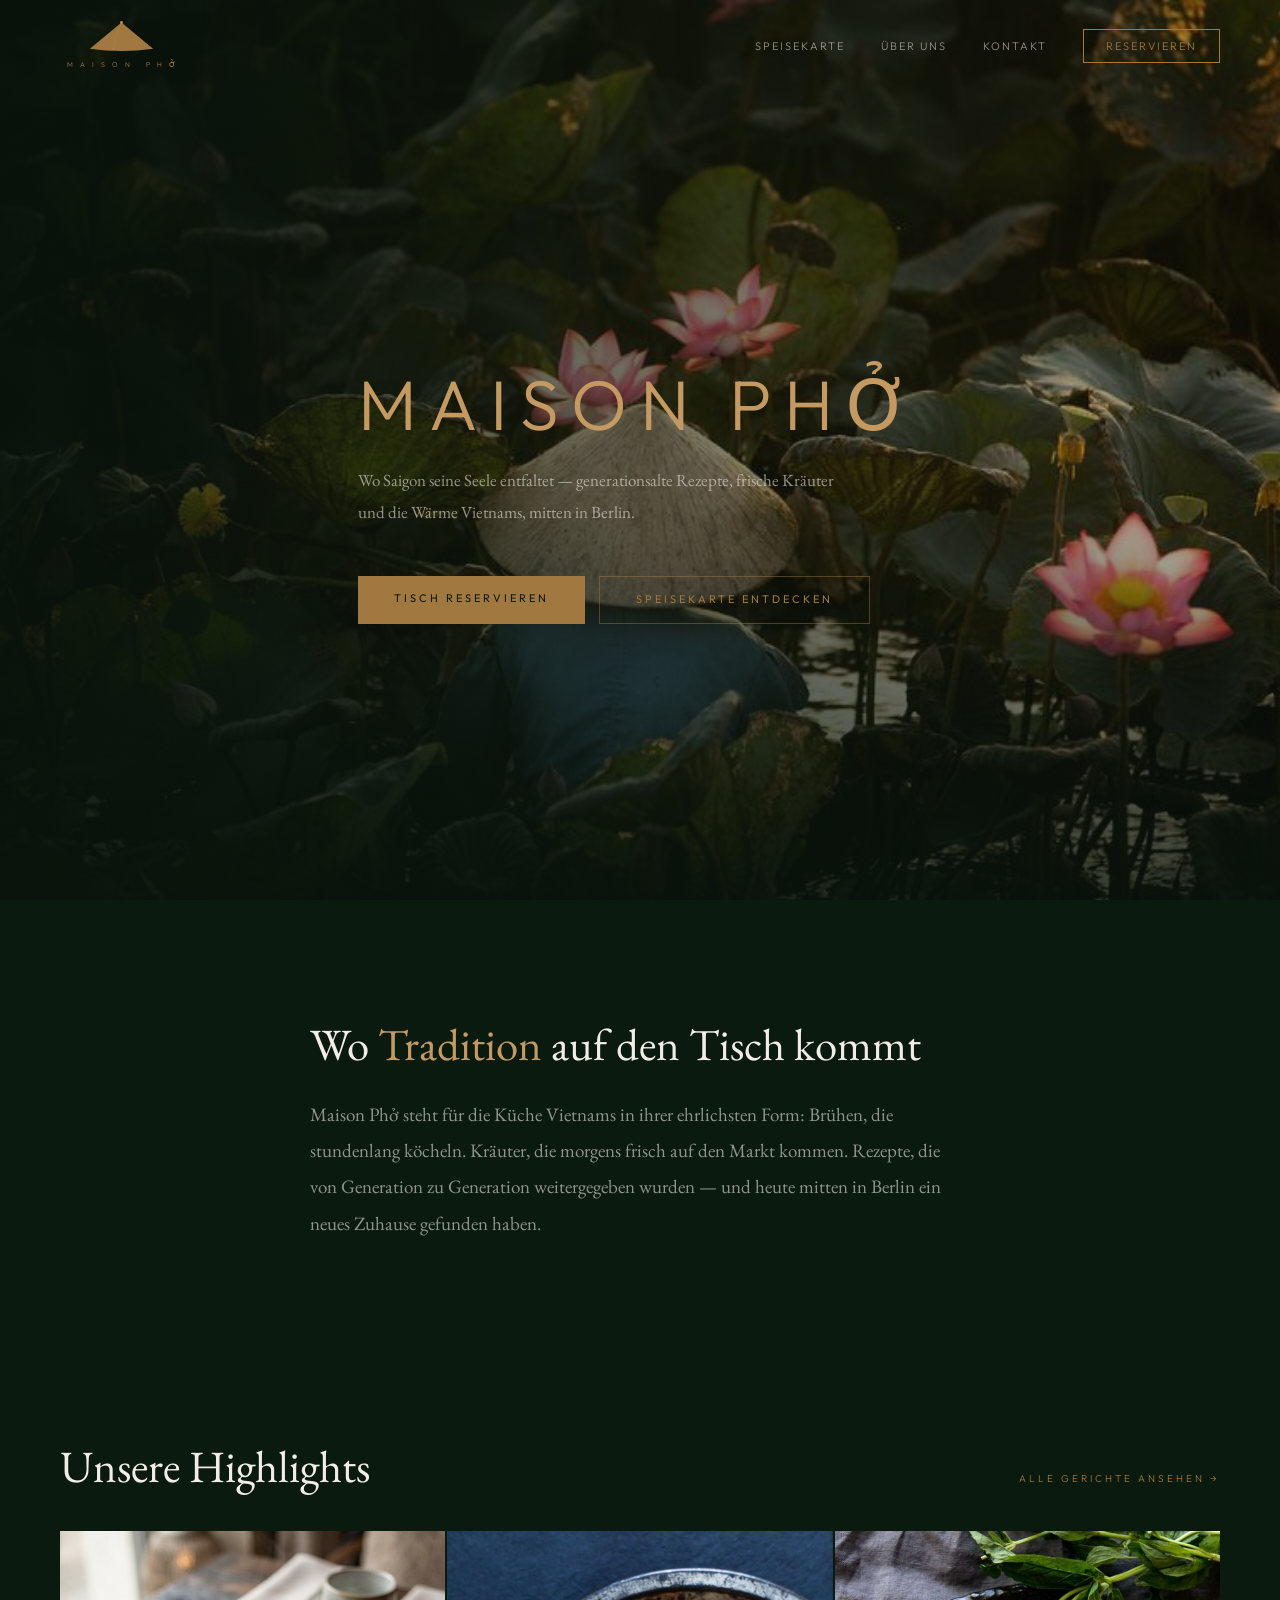
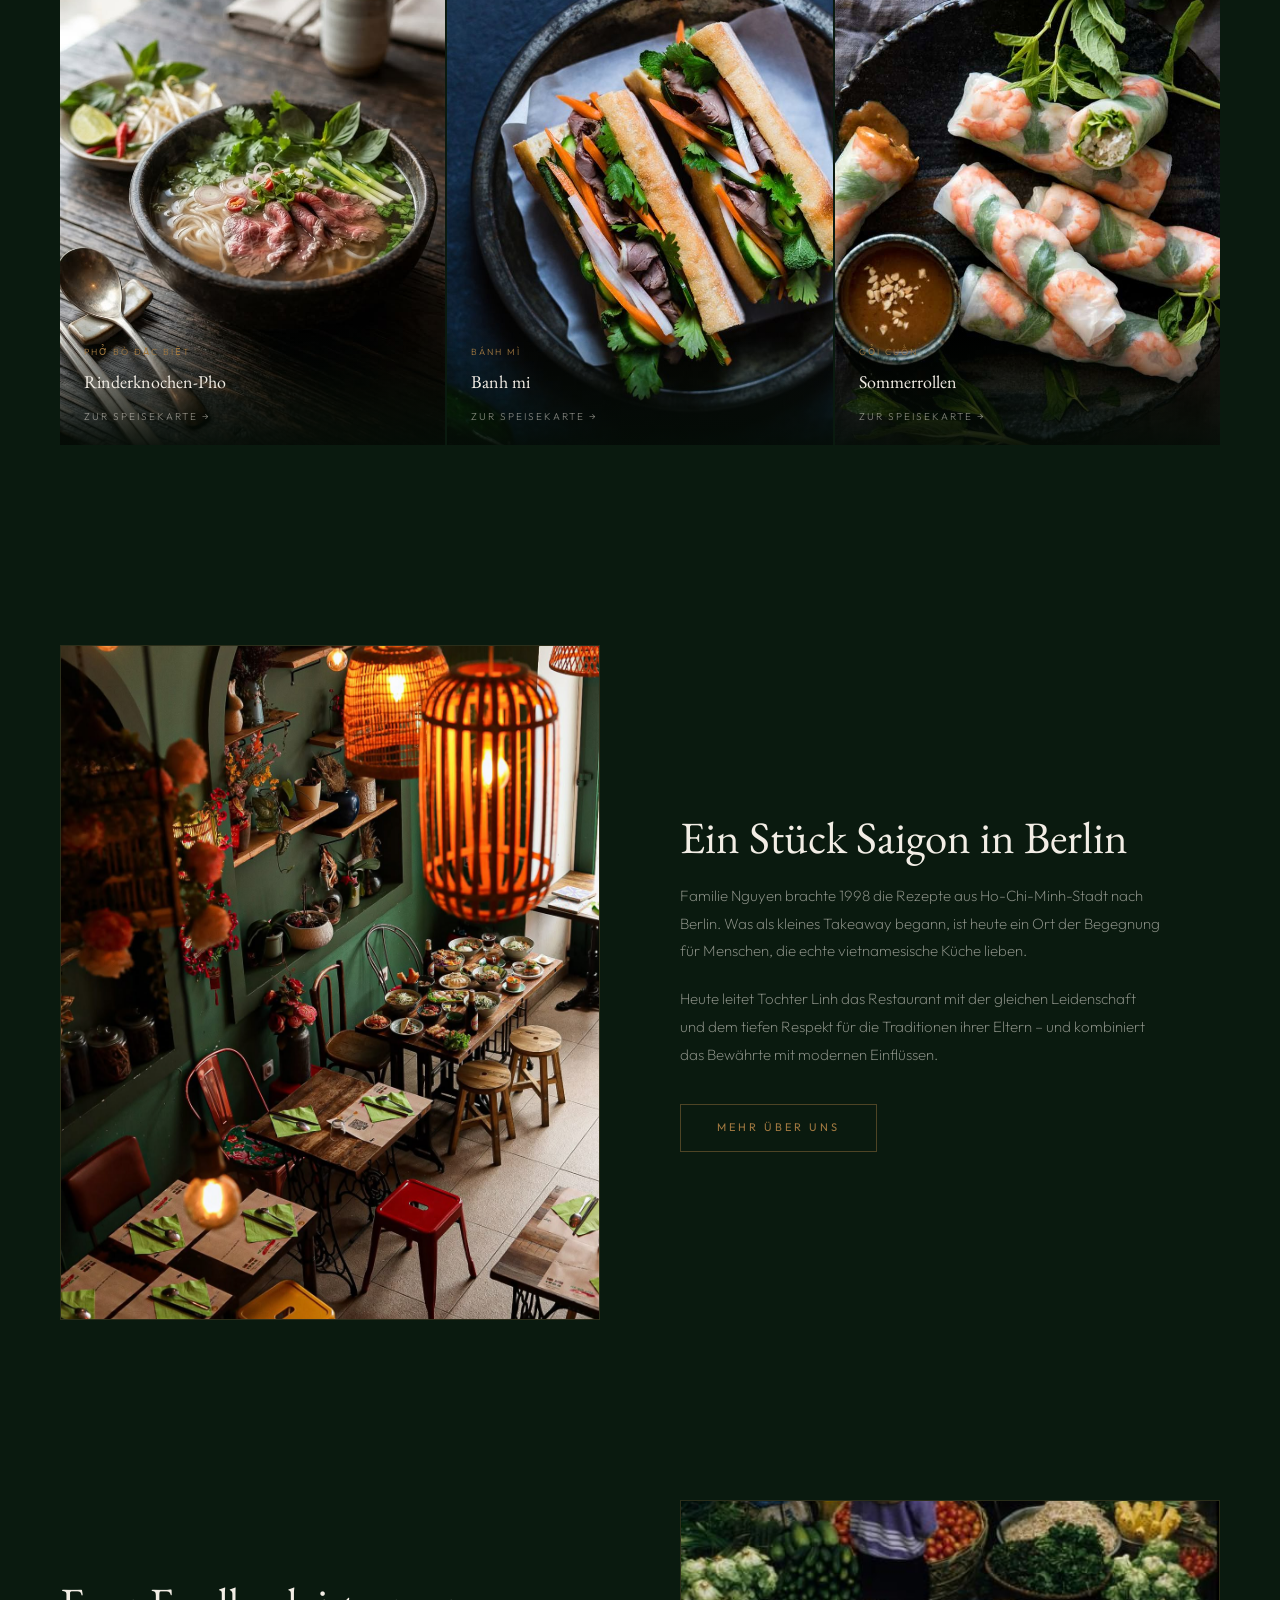
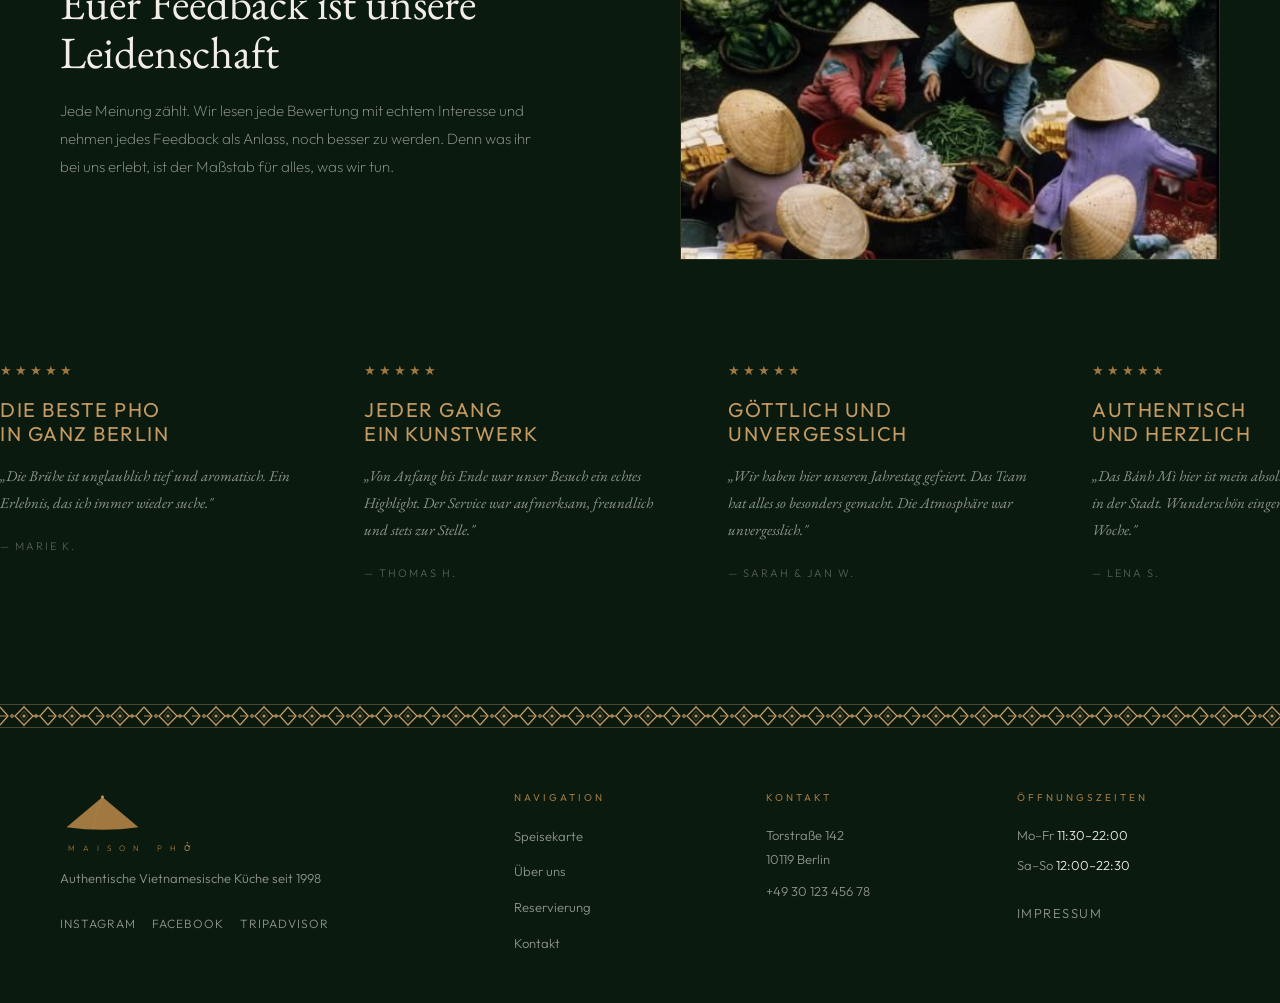
<file: index.html>
<!DOCTYPE html>
<html lang="de">
<head>
  <meta charset="UTF-8">
  <meta name="viewport" content="width=device-width, initial-scale=1.0">
  <title>Maison Phở · Authentische Vietnamesische Küche in Berlin</title>
  <meta name="description" content="Maison Phở – authentische vietnamesische Küche in Berlin-Mitte. Generationsalte Rezepte, frische Zutaten, warme Gastfreundschaft.">
  <link href="https://fonts.googleapis.com/css2?family=EB+Garamond:ital,wght@0,400;0,500;0,600;1,400;1,500&family=Outfit:wght@200;300;400&display=swap" rel="stylesheet">
  <link rel="stylesheet" href="css/style.css">
</head>
<body>

  <!-- ===== NAVIGATION ===== -->
  <nav id="main-nav">
    <a class="nav-logo" href="index.html"><svg width="75" height="36" viewBox="0 12 200 98" fill="none" xmlns="http://www.w3.org/2000/svg"><path d="M100,24 L14,96 Q100,108 186,96 Z" fill="#A07840"/><circle cx="100" cy="24" r="3.5" fill="#C49A62"/><path d="M100,27 Q82,62 78,97" fill="none" stroke="rgba(196,154,98,0.45)" stroke-width="1.2"/><circle cx="78" cy="97" r="2" fill="rgba(196,154,98,0.5)"/></svg><span class="nav-logo-mark">MAISON PHỞ</span></a>
    <button class="nav-toggle" aria-label="Menü öffnen" aria-expanded="false">☰</button>
    <ul class="nav-menu">
      <li><a href="speisekarte.html" class="nav-link">Speisekarte</a></li>
      <li><a href="ueber-uns.html" class="nav-link">Über uns</a></li>
      <li><a href="kontakt.html" class="nav-link">Kontakt</a></li>
      <li><a href="reservierung.html" class="nav-link nav-cta">Reservieren</a></li>
    </ul>
  </nav>

  <!-- ===== HERO ===== -->
  <section class="hero">
    <div class="hero-bg"></div>
    <div class="hero-overlay"></div>
    <div class="hero-content fade-in">
      <h1>Maison <em>Phở</em></h1>
      <p class="hero-sub">Wo Saigon seine Seele entfaltet — generationsalte Rezepte, frische Kräuter und die Wärme Vietnams, mitten in Berlin.</p>
      <div class="hero-btns">
        <a href="reservierung.html" class="btn btn--gold">Tisch reservieren</a>
        <a href="speisekarte.html" class="btn btn--outline">Speisekarte entdecken</a>
      </div>
    </div>
  </section>

  <!-- ===== KONZEPT ===== -->
  <section class="konzept-section">
    <div class="konzept-inner">
      <div class="fade-in">
        <h2>Wo <em>Tradition</em> auf den Tisch kommt</h2>
        <p class="konzept-text">Maison Phở steht für die Küche Vietnams in ihrer ehrlichsten Form: Brühen, die stundenlang köcheln. Kräuter, die morgens frisch auf den Markt kommen. Rezepte, die von Generation zu Generation weitergegeben wurden — und heute mitten in Berlin ein neues Zuhause gefunden haben.</p>
      </div>
    </div>
  </section>

  <!-- ===== HIGHLIGHT DISHES ===== -->
  <section class="dishes-section">
    <div class="section-inner">
      <div class="dishes-header fade-in">
        <h2>Unsere <em>Highlights</em></h2>
        <a href="speisekarte.html">Alle Gerichte ansehen →</a>
      </div>
      <div class="dishes-grid fade-in">

        <a href="speisekarte.html" class="dish-card">
          <img src="bilder/Pho.png" alt="Phở bò đặc biệt" loading="lazy">
          <div class="dish-card-info">
            <p class="dish-card-vn">PHỞ BÒ ĐẶC BIỆT</p>
            <p class="dish-card-de">Rinderknochen-Pho</p>
            <span class="dish-card-link">Zur Speisekarte →</span>
          </div>
        </a>

        <a href="speisekarte.html" class="dish-card">
          <img src="bilder/banh mi.png" alt="Bánh mì" loading="lazy">
          <div class="dish-card-info">
            <p class="dish-card-vn">BÁNH MÌ</p>
            <p class="dish-card-de">Banh mi</p>
            <span class="dish-card-link">Zur Speisekarte →</span>
          </div>
        </a>

        <a href="speisekarte.html" class="dish-card">
          <img src="bilder/sommerrollen.png" alt="Sommerrollen" loading="lazy">
          <div class="dish-card-info">
            <p class="dish-card-vn">GỎI CUỐN</p>
            <p class="dish-card-de">Sommerrollen</p>
            <span class="dish-card-link">Zur Speisekarte →</span>
          </div>
        </a>

      </div>
    </div>
  </section>

  <!-- ===== STORY TEASER ===== -->
  <section class="section">
    <div class="section-inner">
      <div class="story-teaser-inner">
        <div class="story-img fade-in">
          <img src="bilder/image.png" alt="Restaurant Maison Phở" loading="lazy">
        </div>
        <div class="story-text fade-in">
          <h2>Ein Stück <em>Saigon</em> in Berlin</h2>
          <p>Familie Nguyen brachte 1998 die Rezepte aus Ho-Chi-Minh-Stadt nach Berlin. Was als kleines Takeaway begann, ist heute ein Ort der Begegnung für Menschen, die echte vietnamesische Küche lieben.</p>
          <p>Heute leitet Tochter Linh das Restaurant mit der gleichen Leidenschaft und dem tiefen Respekt für die Traditionen ihrer Eltern – und kombiniert das Bewährte mit modernen Einflüssen.</p>
          <a href="ueber-uns.html" class="btn btn--outline" style="margin-top:16px;">Mehr über uns</a>
        </div>
      </div>
    </div>
  </section>

  <!-- ===== REVIEWS INTRO ===== -->
  <section class="section reviews-intro-section">
    <div class="section-inner">
      <div class="reviews-intro-inner">
        <div class="reviews-intro-text fade-in">
          <h2>Euer Feedback ist <em>unsere Leidenschaft</em></h2>
          <p>Jede Meinung zählt. Wir lesen jede Bewertung mit echtem Interesse und nehmen jedes Feedback als Anlass, noch besser zu werden. Denn was ihr bei uns erlebt, ist der Maßstab für alles, was wir tun.</p>
        </div>
        <div class="reviews-intro-img fade-in">
          <img src="bilder/image copy 4.png" alt="Gäste bei Maison Phở" loading="lazy">
        </div>
      </div>
    </div>
  </section>

  <!-- ===== REVIEWS ===== -->
  <section class="reviews">
    <div class="reviews-track-wrapper" id="reviews-track-wrapper">
      <div class="reviews-track">

        <div class="review-card">
          <div class="review-stars">★★★★★</div>
          <p class="review-headline">Die beste Pho<br>in ganz Berlin</p>
          <p class="review-text">„Die Brühe ist unglaublich tief und aromatisch. Ein Erlebnis, das ich immer wieder suche."</p>
          <p class="review-author">— Marie K.</p>
        </div>

        <div class="review-card">
          <div class="review-stars">★★★★★</div>
          <p class="review-headline">Jeder Gang<br>ein Kunstwerk</p>
          <p class="review-text">„Von Anfang bis Ende war unser Besuch ein echtes Highlight. Der Service war aufmerksam, freundlich und stets zur Stelle."</p>
          <p class="review-author">— Thomas H.</p>
        </div>

        <div class="review-card">
          <div class="review-stars">★★★★★</div>
          <p class="review-headline">Göttlich und<br>unvergesslich</p>
          <p class="review-text">„Wir haben hier unseren Jahrestag gefeiert. Das Team hat alles so besonders gemacht. Die Atmosphäre war unvergesslich."</p>
          <p class="review-author">— Sarah &amp; Jan W.</p>
        </div>

        <div class="review-card">
          <div class="review-stars">★★★★★</div>
          <p class="review-headline">Authentisch<br>und herzlich</p>
          <p class="review-text">„Das Bánh Mì hier ist mein absolutes Lieblingsessen in der Stadt. Wunderschön eingerichtet, komme jede Woche."</p>
          <p class="review-author">— Lena S.</p>
        </div>

        <div class="review-card">
          <div class="review-stars">★★★★★</div>
          <p class="review-headline">Mein liebster<br>Spot in Berlin</p>
          <p class="review-text">„Super Auswahl an leckeren und frischen Gerichten. Das Essen kam schnell am Tisch an. Sehr freundliches Personal. Gerne wieder!"</p>
          <p class="review-author">— Jenny M.</p>
        </div>

        <div class="review-card">
          <div class="review-stars">★★★★★</div>
          <p class="review-headline">Echter<br>Saigon-Geschmack</p>
          <p class="review-text">„Ich war gerade aus Vietnam zurück und kann sagen: Das hier ist wirklich authentisch. Die Zutaten, der Service — einfach outstanding."</p>
          <p class="review-author">— JP</p>
        </div>

      </div>
    </div>
  </section>

  <!-- ===== FOOTER ===== -->
  <footer>
    <div class="footer-divider" aria-hidden="true">
      <svg width="100%" height="24" xmlns="http://www.w3.org/2000/svg">
        <defs>
          <pattern id="asian-ornament" x="0" y="0" width="48" height="24" patternUnits="userSpaceOnUse">
            <!-- Top and bottom border lines -->
            <line x1="0" y1="0.5" x2="48" y2="0.5" stroke="#C49A62" stroke-width="0.7" stroke-opacity="0.5"/>
            <line x1="0" y1="23.5" x2="48" y2="23.5" stroke="#C49A62" stroke-width="0.7" stroke-opacity="0.5"/>
            <!-- Horizontal connector lines at mid-height -->
            <line x1="0" y1="12" x2="8" y2="12" stroke="#C49A62" stroke-width="0.9"/>
            <line x1="32" y1="12" x2="40" y2="12" stroke="#C49A62" stroke-width="0.9"/>
            <!-- Main diamond at center (24, 12) -->
            <path d="M24,3 L33,12 L24,21 L15,12 Z" stroke="#C49A62" stroke-width="1.3" fill="none"/>
            <!-- Inner diamond for coin motif -->
            <path d="M24,7 L28,12 L24,17 L20,12 Z" stroke="#C49A62" stroke-width="0.7" fill="none" stroke-opacity="0.55"/>
            <!-- Center dot -->
            <circle cx="24" cy="12" r="1.5" fill="#C49A62"/>
            <!-- Right half of junction diamond at left edge (x=0) -->
            <path d="M0,3 L8,12 L0,21" stroke="#C49A62" stroke-width="1.3" fill="none"/>
            <!-- Left half of junction diamond at right edge (x=48) -->
            <path d="M48,3 L40,12 L48,21" stroke="#C49A62" stroke-width="1.3" fill="none"/>
            <!-- Small solid accent diamonds at midpoints -->
            <path d="M12,9.5 L14.5,12 L12,14.5 L9.5,12 Z" fill="#C49A62" opacity="0.7"/>
            <path d="M36,9.5 L38.5,12 L36,14.5 L33.5,12 Z" fill="#C49A62" opacity="0.7"/>
            <!-- Vertical accent lines connecting border to diamond apex -->
            <line x1="24" y1="0.5" x2="24" y2="3" stroke="#C49A62" stroke-width="0.8" stroke-opacity="0.55"/>
            <line x1="24" y1="21" x2="24" y2="23.5" stroke="#C49A62" stroke-width="0.8" stroke-opacity="0.55"/>
          </pattern>
        </defs>
        <rect x="0" y="0" width="100%" height="24" fill="url(#asian-ornament)"/>
      </svg>
    </div>
    <div class="footer-grid">
      <div>
        <p class="footer-logo"><svg width="85" height="41" viewBox="0 12 200 98" fill="none" xmlns="http://www.w3.org/2000/svg"><path d="M100,24 L14,96 Q100,108 186,96 Z" fill="#A07840"/><circle cx="100" cy="24" r="3.5" fill="#C49A62"/><path d="M100,27 Q82,62 78,97" fill="none" stroke="rgba(196,154,98,0.45)" stroke-width="1.2"/><circle cx="78" cy="97" r="2" fill="rgba(196,154,98,0.5)"/></svg><span class="footer-logo-mark">MAISON PHỞ</span></p>
        <p class="footer-tagline">Authentische Vietnamesische Küche seit 1998</p>
        <div class="footer-social">
          <a href="#">Instagram</a>
          <a href="#">Facebook</a>
          <a href="#">TripAdvisor</a>
        </div>
      </div>
      <div class="footer-col">
        <h4>Navigation</h4>
        <ul>
          <li><a href="speisekarte.html">Speisekarte</a></li>
          <li><a href="ueber-uns.html">Über uns</a></li>
          <li><a href="reservierung.html">Reservierung</a></li>
          <li><a href="kontakt.html">Kontakt</a></li>
        </ul>
      </div>
      <div class="footer-col">
        <h4>Kontakt</h4>
        <p class="hours-entry">Torstraße 142<br>10119 Berlin</p>
        <p class="hours-entry" style="margin-top:8px;"><a href="tel:+493012345678" class="phone-link">+49 30 123 456 78</a></p>
      </div>
      <div class="footer-col">
        <h4>Öffnungszeiten</h4>
        <p class="hours-entry">Mo–Fr <span>11:30–22:00</span></p>
        <p class="hours-entry">Sa–So <span>12:00–22:30</span></p>
        <a href="impressum.html" class="footer-impressum">Impressum</a>
      </div>
    </div>
  </footer>

  <script src="js/main.js"></script>
</body>
</html>
</file>
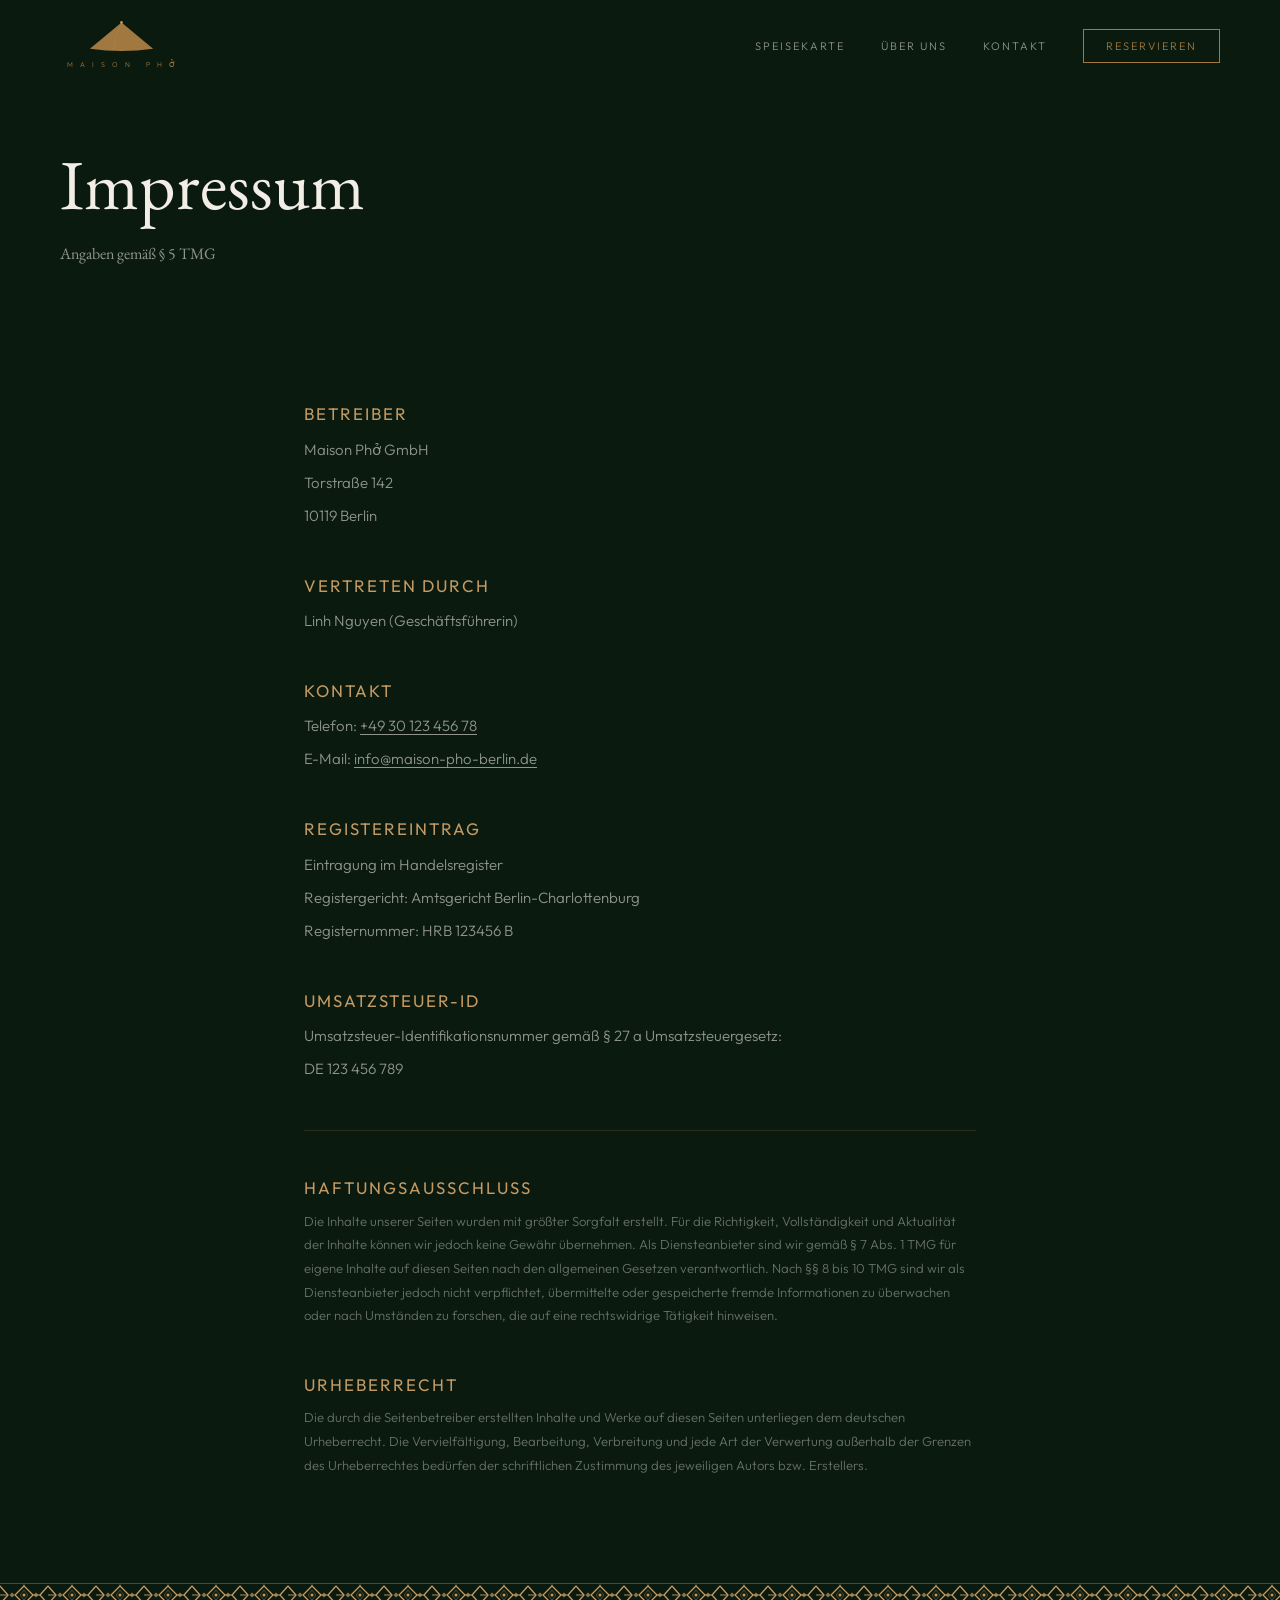
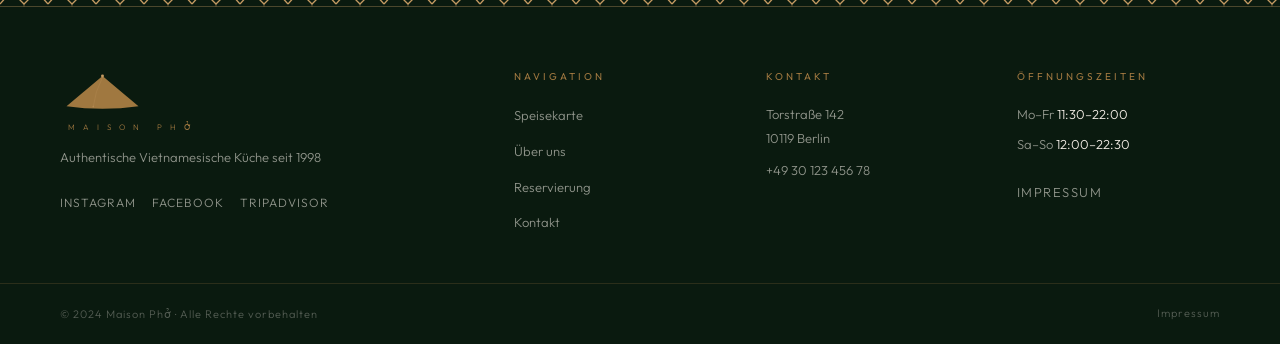
<file: impressum.html>
<!DOCTYPE html>
<html lang="de">
<head>
  <meta charset="UTF-8">
  <meta name="viewport" content="width=device-width, initial-scale=1.0">
  <title>Impressum · Maison Phở Berlin</title>
  <meta name="description" content="Impressum und rechtliche Angaben – Maison Phở GmbH, Berlin.">
  <link href="https://fonts.googleapis.com/css2?family=EB+Garamond:ital,wght@0,400;0,500;0,600;1,400;1,500&family=Outfit:wght@200;300;400&display=swap" rel="stylesheet">
  <link rel="stylesheet" href="css/style.css">
  <style>
    .impressum-section {
      padding: 80px 0 100px;
    }
    .impressum-inner {
      max-width: 720px;
      margin: 0 auto;
      padding: 0 24px;
    }
    .impressum-inner h2 {
      font-size: 1.05rem;
      font-family: var(--font-sans);
      font-weight: 400;
      letter-spacing: 0.12em;
      text-transform: uppercase;
      color: var(--gold-lt);
      margin: 48px 0 12px;
    }
    .impressum-inner h2:first-child {
      margin-top: 0;
    }
    .impressum-inner p {
      color: var(--muted);
      line-height: 1.8;
      margin: 0 0 6px;
    }
    .impressum-inner p a {
      color: var(--muted);
      text-decoration: underline;
      text-underline-offset: 3px;
    }
    .impressum-inner p a:hover {
      color: var(--gold-lt);
    }
    .impressum-inner hr {
      border: none;
      border-top: 1px solid var(--border);
      margin: 48px 0;
    }
    .impressum-disclaimer {
      font-size: 0.82rem;
      color: var(--muted);
      opacity: 0.7;
      line-height: 1.8;
    }
  </style>
</head>
<body>

  <!-- ===== NAVIGATION ===== -->
  <nav id="main-nav">
    <a class="nav-logo" href="index.html"><svg width="75" height="36" viewBox="0 12 200 98" fill="none" xmlns="http://www.w3.org/2000/svg"><path d="M100,24 L14,96 Q100,108 186,96 Z" fill="#A07840"/><circle cx="100" cy="24" r="3.5" fill="#C49A62"/><path d="M100,27 Q82,62 78,97" fill="none" stroke="rgba(196,154,98,0.45)" stroke-width="1.2"/><circle cx="78" cy="97" r="2" fill="rgba(196,154,98,0.5)"/></svg><span class="nav-logo-mark">MAISON PHỞ</span></a>
    <button class="nav-toggle" aria-label="Menü öffnen" aria-expanded="false">☰</button>
    <ul class="nav-menu">
      <li><a href="speisekarte.html" class="nav-link">Speisekarte</a></li>
      <li><a href="ueber-uns.html" class="nav-link">Über uns</a></li>
      <li><a href="kontakt.html" class="nav-link">Kontakt</a></li>
      <li><a href="reservierung.html" class="nav-link nav-cta">Reservieren</a></li>
    </ul>
  </nav>

  <!-- ===== PAGE HEADER ===== -->
  <header class="page-header">
    <div class="page-header-inner">
      <h1><em>Impressum</em></h1>
      <p>Angaben gemäß § 5 TMG</p>
    </div>
  </header>

  <!-- ===== IMPRESSUM ===== -->
  <section class="impressum-section">
    <div class="impressum-inner">

      <h2>Betreiber</h2>
      <p>Maison Phở GmbH</p>
      <p>Torstraße 142</p>
      <p>10119 Berlin</p>

      <h2>Vertreten durch</h2>
      <p>Linh Nguyen (Geschäftsführerin)</p>

      <h2>Kontakt</h2>
      <p>Telefon: <a href="tel:+493012345678">+49 30 123 456 78</a></p>
      <p>E-Mail: <a href="mailto:info@maison-pho-berlin.de">info@maison-pho-berlin.de</a></p>

      <h2>Registereintrag</h2>
      <p>Eintragung im Handelsregister</p>
      <p>Registergericht: Amtsgericht Berlin-Charlottenburg</p>
      <p>Registernummer: HRB 123456 B</p>

      <h2>Umsatzsteuer-ID</h2>
      <p>Umsatzsteuer-Identifikationsnummer gemäß § 27 a Umsatzsteuergesetz:</p>
      <p>DE 123 456 789</p>

      <hr>

      <h2>Haftungsausschluss</h2>
      <p class="impressum-disclaimer">
        Die Inhalte unserer Seiten wurden mit größter Sorgfalt erstellt. Für die Richtigkeit, Vollständigkeit und Aktualität der Inhalte können wir jedoch keine Gewähr übernehmen. Als Diensteanbieter sind wir gemäß § 7 Abs. 1 TMG für eigene Inhalte auf diesen Seiten nach den allgemeinen Gesetzen verantwortlich. Nach §§ 8 bis 10 TMG sind wir als Diensteanbieter jedoch nicht verpflichtet, übermittelte oder gespeicherte fremde Informationen zu überwachen oder nach Umständen zu forschen, die auf eine rechtswidrige Tätigkeit hinweisen.
      </p>

      <h2>Urheberrecht</h2>
      <p class="impressum-disclaimer">
        Die durch die Seitenbetreiber erstellten Inhalte und Werke auf diesen Seiten unterliegen dem deutschen Urheberrecht. Die Vervielfältigung, Bearbeitung, Verbreitung und jede Art der Verwertung außerhalb der Grenzen des Urheberrechtes bedürfen der schriftlichen Zustimmung des jeweiligen Autors bzw. Erstellers.
      </p>

    </div>
  </section>

  <!-- ===== FOOTER ===== -->
  <footer>
    <div class="footer-divider" aria-hidden="true">
      <svg width="100%" height="24" xmlns="http://www.w3.org/2000/svg">
        <defs>
          <pattern id="asian-ornament" x="0" y="0" width="48" height="24" patternUnits="userSpaceOnUse">
            <line x1="0" y1="0.5" x2="48" y2="0.5" stroke="#C49A62" stroke-width="0.7" stroke-opacity="0.5"/>
            <line x1="0" y1="23.5" x2="48" y2="23.5" stroke="#C49A62" stroke-width="0.7" stroke-opacity="0.5"/>
            <line x1="0" y1="12" x2="8" y2="12" stroke="#C49A62" stroke-width="0.9"/>
            <line x1="32" y1="12" x2="40" y2="12" stroke="#C49A62" stroke-width="0.9"/>
            <path d="M24,3 L33,12 L24,21 L15,12 Z" stroke="#C49A62" stroke-width="1.3" fill="none"/>
            <path d="M24,7 L28,12 L24,17 L20,12 Z" stroke="#C49A62" stroke-width="0.7" fill="none" stroke-opacity="0.55"/>
            <circle cx="24" cy="12" r="1.5" fill="#C49A62"/>
            <path d="M0,3 L8,12 L0,21" stroke="#C49A62" stroke-width="1.3" fill="none"/>
            <path d="M48,3 L40,12 L48,21" stroke="#C49A62" stroke-width="1.3" fill="none"/>
            <path d="M12,9.5 L14.5,12 L12,14.5 L9.5,12 Z" fill="#C49A62" opacity="0.7"/>
            <path d="M36,9.5 L38.5,12 L36,14.5 L33.5,12 Z" fill="#C49A62" opacity="0.7"/>
            <line x1="24" y1="0.5" x2="24" y2="3" stroke="#C49A62" stroke-width="0.8" stroke-opacity="0.55"/>
            <line x1="24" y1="21" x2="24" y2="23.5" stroke="#C49A62" stroke-width="0.8" stroke-opacity="0.55"/>
          </pattern>
        </defs>
        <rect x="0" y="0" width="100%" height="24" fill="url(#asian-ornament)"/>
      </svg>
    </div>
    <div class="footer-grid">
      <div>
        <p class="footer-logo"><svg width="85" height="41" viewBox="0 12 200 98" fill="none" xmlns="http://www.w3.org/2000/svg"><path d="M100,24 L14,96 Q100,108 186,96 Z" fill="#A07840"/><circle cx="100" cy="24" r="3.5" fill="#C49A62"/><path d="M100,27 Q82,62 78,97" fill="none" stroke="rgba(196,154,98,0.45)" stroke-width="1.2"/><circle cx="78" cy="97" r="2" fill="rgba(196,154,98,0.5)"/></svg><span class="footer-logo-mark">MAISON PHỞ</span></p>
        <p class="footer-tagline">Authentische Vietnamesische Küche seit 1998</p>
        <div class="footer-social">
          <a href="#">Instagram</a>
          <a href="#">Facebook</a>
          <a href="#">TripAdvisor</a>
        </div>
      </div>
      <div class="footer-col">
        <h4>Navigation</h4>
        <ul>
          <li><a href="speisekarte.html">Speisekarte</a></li>
          <li><a href="ueber-uns.html">Über uns</a></li>
          <li><a href="reservierung.html">Reservierung</a></li>
          <li><a href="kontakt.html">Kontakt</a></li>
        </ul>
      </div>
      <div class="footer-col">
        <h4>Kontakt</h4>
        <p class="hours-entry">Torstraße 142<br>10119 Berlin</p>
        <p class="hours-entry" style="margin-top:8px;"><a href="tel:+493012345678" class="phone-link">+49 30 123 456 78</a></p>
      </div>
      <div class="footer-col">
        <h4>Öffnungszeiten</h4>
        <p class="hours-entry">Mo–Fr <span>11:30–22:00</span></p>
        <p class="hours-entry">Sa–So <span>12:00–22:30</span></p>
        <a href="impressum.html" class="footer-impressum">Impressum</a>
      </div>
    </div>
    <div class="footer-bottom">
      <p>© 2024 Maison Phở · Alle Rechte vorbehalten</p>
      <a href="impressum.html">Impressum</a>
    </div>
  </footer>

  <script src="js/main.js"></script>
</body>
</html>
</file>
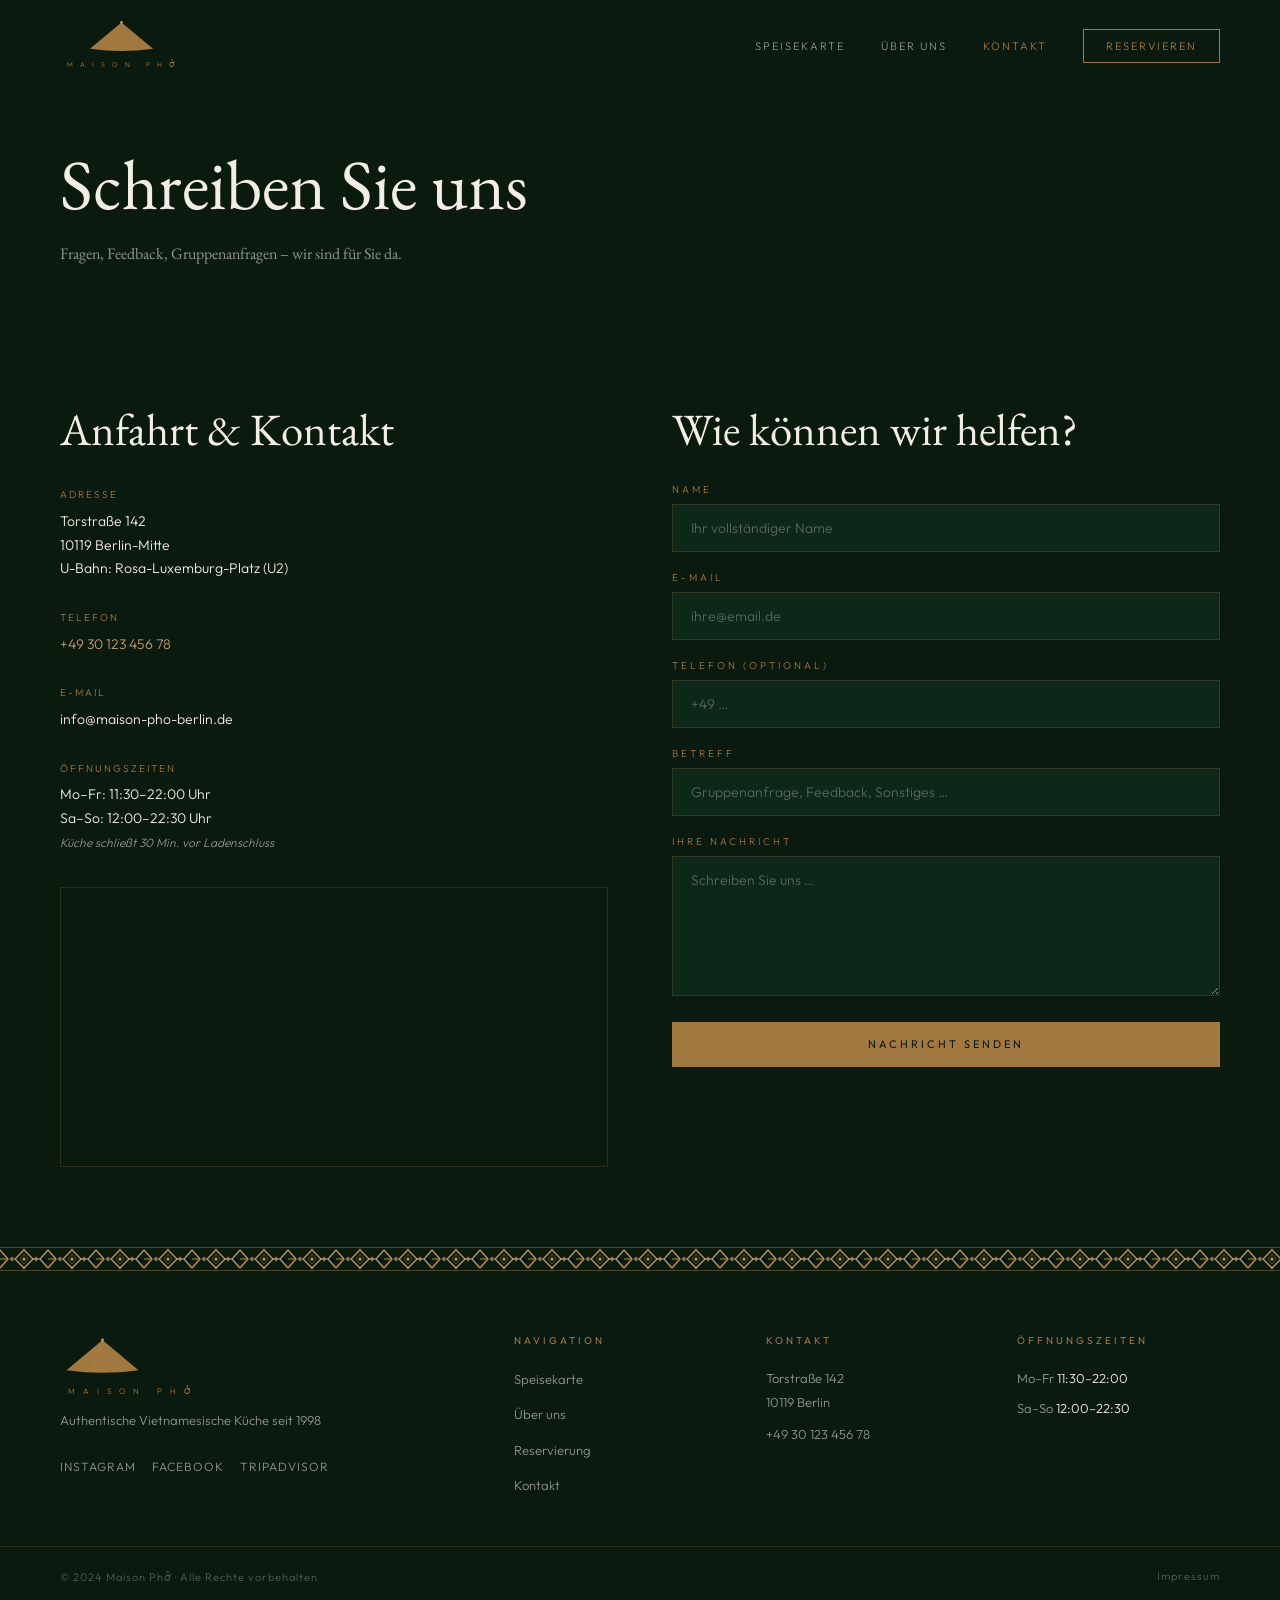
<file: kontakt.html>
<!DOCTYPE html>
<html lang="de">
<head>
  <meta charset="UTF-8">
  <meta name="viewport" content="width=device-width, initial-scale=1.0">
  <title>Kontakt · Maison Phở Berlin</title>
  <meta name="description" content="Kontakt und Anfahrt – Maison Phở, Torstraße 142, 10119 Berlin-Mitte.">
  <link href="https://fonts.googleapis.com/css2?family=EB+Garamond:ital,wght@0,400;0,500;0,600;1,400;1,500&family=Outfit:wght@200;300;400&display=swap" rel="stylesheet">
  <link rel="stylesheet" href="css/style.css">
</head>
<body>

  <!-- ===== NAVIGATION ===== -->
  <nav id="main-nav">
    <a class="nav-logo" href="index.html"><svg width="75" height="36" viewBox="0 12 200 98" fill="none" xmlns="http://www.w3.org/2000/svg"><path d="M100,24 L14,96 Q100,108 186,96 Z" fill="#A07840"/><circle cx="100" cy="24" r="3.5" fill="#C49A62"/><path d="M100,27 Q82,62 78,97" fill="none" stroke="rgba(196,154,98,0.45)" stroke-width="1.2"/><circle cx="78" cy="97" r="2" fill="rgba(196,154,98,0.5)"/></svg><span class="nav-logo-mark">MAISON PHỞ</span></a>
    <button class="nav-toggle" aria-label="Menü öffnen" aria-expanded="false">☰</button>
    <ul class="nav-menu">
      <li><a href="speisekarte.html" class="nav-link">Speisekarte</a></li>
      <li><a href="ueber-uns.html" class="nav-link">Über uns</a></li>
      <li><a href="kontakt.html" class="nav-link">Kontakt</a></li>
      <li><a href="reservierung.html" class="nav-link nav-cta">Reservieren</a></li>
    </ul>
  </nav>

  <!-- ===== PAGE HEADER ===== -->
  <header class="page-header">
    <div class="page-header-inner">
      <h1>Schreiben Sie <em>uns</em></h1>
      <p>Fragen, Feedback, Gruppenanfragen – wir sind für Sie da.</p>
    </div>
  </header>

  <!-- ===== CONTACT ===== -->
  <main class="contact">
    <div class="contact-inner">

      <!-- LEFT: Info + Map -->
      <div class="contact-info fade-in">
        <h2>Anfahrt &amp; <em>Kontakt</em></h2>

        <div class="contact-detail">
          <div>
            <p class="contact-detail-label">Adresse</p>
            <p class="contact-detail-value" id="contact-address">Torstraße 142<br>10119 Berlin-Mitte<br>U-Bahn: Rosa-Luxemburg-Platz (U2)</p>
          </div>
        </div>

        <div class="contact-detail">
          <div>
            <p class="contact-detail-label">Telefon</p>
            <p class="contact-detail-value"><a href="tel:+493012345678" class="phone-link" id="contact-phone">+49 30 123 456 78</a></p>
          </div>
        </div>

        <div class="contact-detail">
          <div>
            <p class="contact-detail-label">E-Mail</p>
            <p class="contact-detail-value"><a href="mailto:info@maison-pho-berlin.de" id="contact-email">info@maison-pho-berlin.de</a></p>
          </div>
        </div>

        <div class="contact-detail">
          <div>
            <p class="contact-detail-label">Öffnungszeiten</p>
            <p class="contact-detail-value" id="contact-hours">
              Mo–Fr: 11:30–22:00 Uhr<br>
              Sa–So: 12:00–22:30 Uhr<br>
              <em style="font-size:12px;color:var(--muted);">Küche schließt 30 Min. vor Ladenschluss</em>
            </p>
          </div>
        </div>

        <!-- Map -->
        <div class="contact-map">
          <iframe
            src="https://maps.google.com/maps?q=Torstra%C3%9Fe+142%2C+10119+Berlin&output=embed&hl=de&z=16"
            width="100%"
            height="100%"
            style="border:0;"
            allowfullscreen=""
            loading="lazy"
            referrerpolicy="no-referrer-when-downgrade"
            title="Maison Phở · Torstraße 142, Berlin">
          </iframe>
        </div>
      </div>

      <!-- RIGHT: Contact Form -->
      <div class="contact-form-col fade-in">
        <h2>Wie können wir <em>helfen?</em></h2>

        <form class="contact-form" id="contact-form" novalidate>
          <div>
            <label for="cf-name">Name</label>
            <input type="text" id="cf-name" name="name" placeholder="Ihr vollständiger Name" required>
          </div>
          <div>
            <label for="cf-email">E-Mail</label>
            <input type="email" id="cf-email" name="email" placeholder="ihre@email.de" required>
          </div>
          <div>
            <label for="cf-phone">Telefon (optional)</label>
            <input type="tel" id="cf-phone" name="telefon" placeholder="+49 …">
          </div>
          <div>
            <label for="cf-subject">Betreff</label>
            <input type="text" id="cf-subject" name="betreff" placeholder="Gruppenanfrage, Feedback, Sonstiges …" required>
          </div>
          <div>
            <label for="cf-message">Ihre Nachricht</label>
            <textarea id="cf-message" name="nachricht" placeholder="Schreiben Sie uns …" required style="min-height:140px;"></textarea>
          </div>
          <button type="submit" class="btn btn--gold">Nachricht senden</button>
        </form>

      </div>

    </div>
  </main>

  <!-- ===== FOOTER ===== -->
  <footer>
    <div class="footer-divider" aria-hidden="true">
      <svg width="100%" height="24" xmlns="http://www.w3.org/2000/svg">
        <defs>
          <pattern id="asian-ornament" x="0" y="0" width="48" height="24" patternUnits="userSpaceOnUse">
            <line x1="0" y1="0.5" x2="48" y2="0.5" stroke="#C49A62" stroke-width="0.7" stroke-opacity="0.5"/>
            <line x1="0" y1="23.5" x2="48" y2="23.5" stroke="#C49A62" stroke-width="0.7" stroke-opacity="0.5"/>
            <line x1="0" y1="12" x2="8" y2="12" stroke="#C49A62" stroke-width="0.9"/>
            <line x1="32" y1="12" x2="40" y2="12" stroke="#C49A62" stroke-width="0.9"/>
            <path d="M24,3 L33,12 L24,21 L15,12 Z" stroke="#C49A62" stroke-width="1.3" fill="none"/>
            <path d="M24,7 L28,12 L24,17 L20,12 Z" stroke="#C49A62" stroke-width="0.7" fill="none" stroke-opacity="0.55"/>
            <circle cx="24" cy="12" r="1.5" fill="#C49A62"/>
            <path d="M0,3 L8,12 L0,21" stroke="#C49A62" stroke-width="1.3" fill="none"/>
            <path d="M48,3 L40,12 L48,21" stroke="#C49A62" stroke-width="1.3" fill="none"/>
            <path d="M12,9.5 L14.5,12 L12,14.5 L9.5,12 Z" fill="#C49A62" opacity="0.7"/>
            <path d="M36,9.5 L38.5,12 L36,14.5 L33.5,12 Z" fill="#C49A62" opacity="0.7"/>
            <line x1="24" y1="0.5" x2="24" y2="3" stroke="#C49A62" stroke-width="0.8" stroke-opacity="0.55"/>
            <line x1="24" y1="21" x2="24" y2="23.5" stroke="#C49A62" stroke-width="0.8" stroke-opacity="0.55"/>
          </pattern>
        </defs>
        <rect x="0" y="0" width="100%" height="24" fill="url(#asian-ornament)"/>
      </svg>
    </div>
    <div class="footer-grid">
      <div>
        <p class="footer-logo"><svg width="85" height="41" viewBox="0 12 200 98" fill="none" xmlns="http://www.w3.org/2000/svg"><path d="M100,24 L14,96 Q100,108 186,96 Z" fill="#A07840"/><circle cx="100" cy="24" r="3.5" fill="#C49A62"/><path d="M100,27 Q82,62 78,97" fill="none" stroke="rgba(196,154,98,0.45)" stroke-width="1.2"/><circle cx="78" cy="97" r="2" fill="rgba(196,154,98,0.5)"/></svg><span class="footer-logo-mark">MAISON PHỞ</span></p>
        <p class="footer-tagline">Authentische Vietnamesische Küche seit 1998</p>
        <div class="footer-social">
          <a href="#">Instagram</a>
          <a href="#">Facebook</a>
          <a href="#">TripAdvisor</a>
        </div>
      </div>
      <div class="footer-col">
        <h4>Navigation</h4>
        <ul>
          <li><a href="speisekarte.html">Speisekarte</a></li>
          <li><a href="ueber-uns.html">Über uns</a></li>
          <li><a href="reservierung.html">Reservierung</a></li>
          <li><a href="kontakt.html">Kontakt</a></li>
        </ul>
      </div>
      <div class="footer-col">
        <h4>Kontakt</h4>
        <p class="hours-entry">Torstraße 142<br>10119 Berlin</p>
        <p class="hours-entry" style="margin-top:8px;"><a href="tel:+493012345678" class="phone-link">+49 30 123 456 78</a></p>
      </div>
      <div class="footer-col">
        <h4>Öffnungszeiten</h4>
        <p class="hours-entry">Mo–Fr <span>11:30–22:00</span></p>
        <p class="hours-entry">Sa–So <span>12:00–22:30</span></p>
      </div>
    </div>
    <div class="footer-bottom">
      <p>© 2024 Maison Phở · Alle Rechte vorbehalten</p>
      <a href="impressum.html">Impressum</a>
    </div>
  </footer>

  <script src="js/main.js"></script>
</body>
</html>
</file>
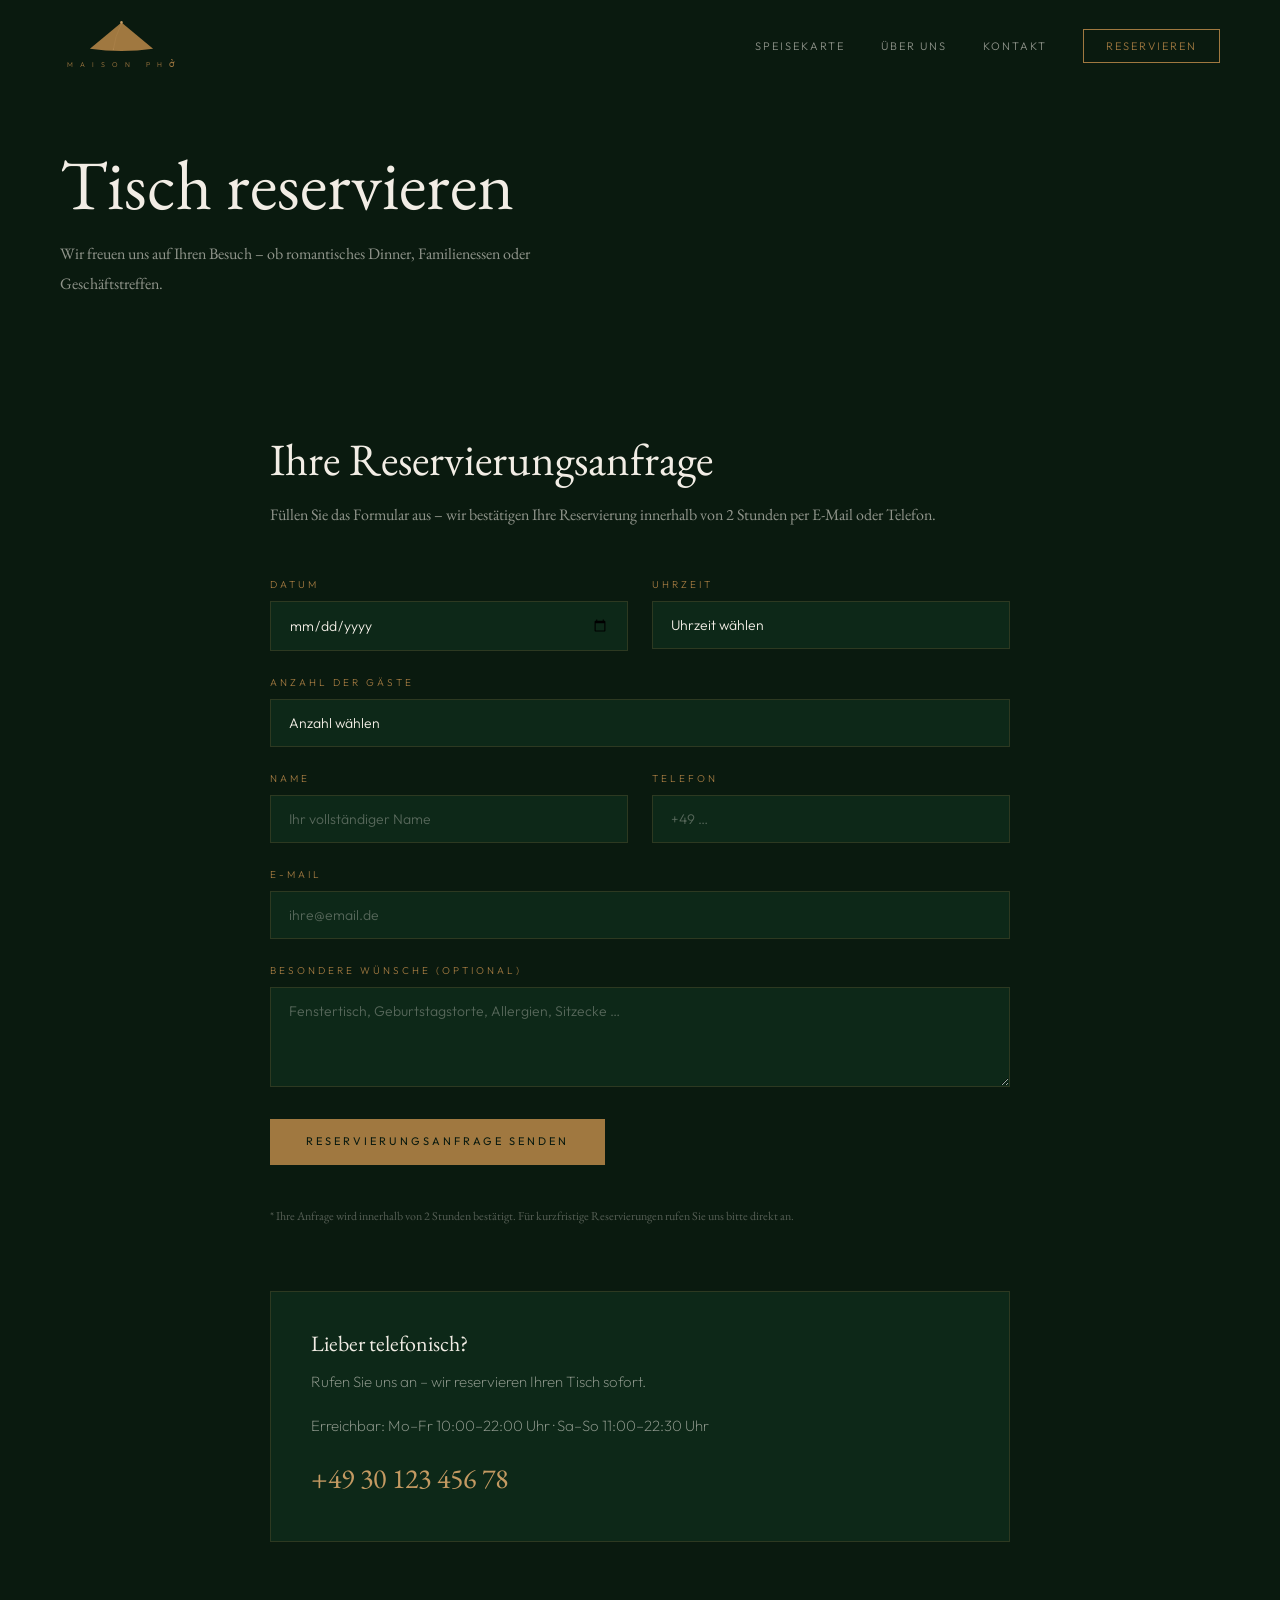
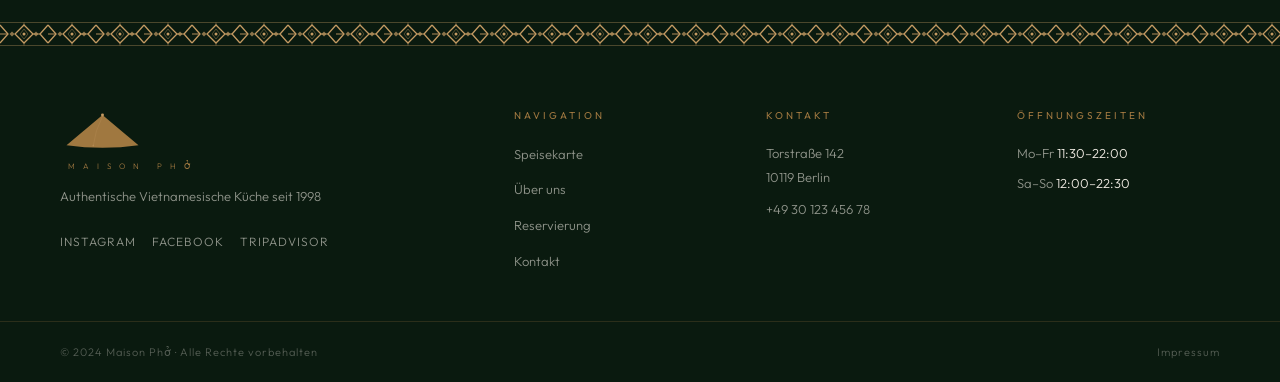
<file: reservierung.html>
<!DOCTYPE html>
<html lang="de">
<head>
  <meta charset="UTF-8">
  <meta name="viewport" content="width=device-width, initial-scale=1.0">
  <title>Reservierung · Maison Phở Berlin</title>
  <meta name="description" content="Reservieren Sie jetzt Ihren Tisch im Maison Phở Berlin – für besondere Anlässe oder ein schönes Abendessen.">
  <link href="https://fonts.googleapis.com/css2?family=EB+Garamond:ital,wght@0,400;0,500;0,600;1,400;1,500&family=Outfit:wght@200;300;400&display=swap" rel="stylesheet">
  <link rel="stylesheet" href="css/style.css">
</head>
<body>

  <!-- ===== NAVIGATION ===== -->
  <nav id="main-nav">
    <a class="nav-logo" href="index.html"><svg width="75" height="36" viewBox="0 12 200 98" fill="none" xmlns="http://www.w3.org/2000/svg"><path d="M100,24 L14,96 Q100,108 186,96 Z" fill="#A07840"/><circle cx="100" cy="24" r="3.5" fill="#C49A62"/><path d="M100,27 Q82,62 78,97" fill="none" stroke="rgba(196,154,98,0.45)" stroke-width="1.2"/><circle cx="78" cy="97" r="2" fill="rgba(196,154,98,0.5)"/></svg><span class="nav-logo-mark">MAISON PHỞ</span></a>
    <button class="nav-toggle" aria-label="Menü öffnen" aria-expanded="false">☰</button>
    <ul class="nav-menu">
      <li><a href="speisekarte.html" class="nav-link">Speisekarte</a></li>
      <li><a href="ueber-uns.html" class="nav-link">Über uns</a></li>
      <li><a href="kontakt.html" class="nav-link">Kontakt</a></li>
      <li><a href="reservierung.html" class="nav-link nav-cta">Reservieren</a></li>
    </ul>
  </nav>

  <!-- ===== PAGE HEADER ===== -->
  <header class="page-header">
    <div class="page-header-inner">
      <h1>Tisch <em>reservieren</em></h1>
      <p>Wir freuen uns auf Ihren Besuch – ob romantisches Dinner, Familienessen oder Geschäftstreffen.</p>
    </div>
  </header>

  <!-- ===== RESERVATION FORM ===== -->
  <main class="reservation">
    <div class="reservation-inner">

      <div class="reservation-intro fade-in">
        <h2>Ihre <em>Reservierungsanfrage</em></h2>
        <p>Füllen Sie das Formular aus – wir bestätigen Ihre Reservierung innerhalb von 2 Stunden per E-Mail oder Telefon.</p>
      </div>

      <form class="res-form fade-in" id="reservation-form" novalidate>

        <div class="form-row">
          <div class="form-group">
            <label for="res-date">Datum</label>
            <input type="date" id="res-date" name="datum" required min="">
          </div>
          <div class="form-group">
            <label for="res-time">Uhrzeit</label>
            <select id="res-time" name="uhrzeit" required>
              <option value="" disabled selected>Uhrzeit wählen</option>
              <optgroup label="Mittagessen">
                <option value="11:30">11:30 Uhr</option>
                <option value="12:00">12:00 Uhr</option>
                <option value="12:30">12:30 Uhr</option>
                <option value="13:00">13:00 Uhr</option>
                <option value="13:30">13:30 Uhr</option>
                <option value="14:00">14:00 Uhr</option>
              </optgroup>
              <optgroup label="Abendessen">
                <option value="17:30">17:30 Uhr</option>
                <option value="18:00">18:00 Uhr</option>
                <option value="18:30">18:30 Uhr</option>
                <option value="19:00">19:00 Uhr</option>
                <option value="19:30">19:30 Uhr</option>
                <option value="20:00">20:00 Uhr</option>
                <option value="20:30">20:30 Uhr</option>
                <option value="21:00">21:00 Uhr</option>
              </optgroup>
            </select>
          </div>
        </div>

        <div class="form-group">
          <label for="res-guests">Anzahl der Gäste</label>
          <select id="res-guests" name="gaeste" required>
            <option value="" disabled selected>Anzahl wählen</option>
            <option value="1">1 Person</option>
            <option value="2">2 Personen</option>
            <option value="3">3 Personen</option>
            <option value="4">4 Personen</option>
            <option value="5">5 Personen</option>
            <option value="6">6 Personen</option>
            <option value="7-10">7–10 Personen</option>
            <option value="10+">Mehr als 10 – Gruppenanfrage</option>
          </select>
        </div>

        <div class="form-row">
          <div class="form-group">
            <label for="res-name">Name</label>
            <input type="text" id="res-name" name="name" placeholder="Ihr vollständiger Name" required>
          </div>
          <div class="form-group">
            <label for="res-phone">Telefon</label>
            <input type="tel" id="res-phone" name="telefon" placeholder="+49 …" required>
          </div>
        </div>

        <div class="form-group">
          <label for="res-email">E-Mail</label>
          <input type="email" id="res-email" name="email" placeholder="ihre@email.de" required>
        </div>

        <div class="form-group">
          <label for="res-message">Besondere Wünsche (optional)</label>
          <textarea id="res-message" name="nachricht" placeholder="Fenstertisch, Geburtstagstorte, Allergien, Sitzecke …"></textarea>
        </div>

        <button type="submit" class="btn btn--gold form-submit">Reservierungsanfrage senden</button>
        <p class="form-note">* Ihre Anfrage wird innerhalb von 2 Stunden bestätigt. Für kurzfristige Reservierungen rufen Sie uns bitte direkt an.</p>

      </form>

      <div class="res-alt fade-in">
        <h3>Lieber telefonisch?</h3>
        <p>Rufen Sie uns an – wir reservieren Ihren Tisch sofort.</p>
        <p>Erreichbar: Mo–Fr 10:00–22:00 Uhr · Sa–So 11:00–22:30 Uhr</p>
        <a href="tel:+493012345678" class="phone-link" id="res-phone-link">+49 30 123 456 78</a>
      </div>

    </div>
  </main>

  <!-- ===== FOOTER ===== -->
  <footer>
    <div class="footer-divider" aria-hidden="true">
      <svg width="100%" height="24" xmlns="http://www.w3.org/2000/svg">
        <defs>
          <pattern id="asian-ornament" x="0" y="0" width="48" height="24" patternUnits="userSpaceOnUse">
            <line x1="0" y1="0.5" x2="48" y2="0.5" stroke="#C49A62" stroke-width="0.7" stroke-opacity="0.5"/>
            <line x1="0" y1="23.5" x2="48" y2="23.5" stroke="#C49A62" stroke-width="0.7" stroke-opacity="0.5"/>
            <line x1="0" y1="12" x2="8" y2="12" stroke="#C49A62" stroke-width="0.9"/>
            <line x1="32" y1="12" x2="40" y2="12" stroke="#C49A62" stroke-width="0.9"/>
            <path d="M24,3 L33,12 L24,21 L15,12 Z" stroke="#C49A62" stroke-width="1.3" fill="none"/>
            <path d="M24,7 L28,12 L24,17 L20,12 Z" stroke="#C49A62" stroke-width="0.7" fill="none" stroke-opacity="0.55"/>
            <circle cx="24" cy="12" r="1.5" fill="#C49A62"/>
            <path d="M0,3 L8,12 L0,21" stroke="#C49A62" stroke-width="1.3" fill="none"/>
            <path d="M48,3 L40,12 L48,21" stroke="#C49A62" stroke-width="1.3" fill="none"/>
            <path d="M12,9.5 L14.5,12 L12,14.5 L9.5,12 Z" fill="#C49A62" opacity="0.7"/>
            <path d="M36,9.5 L38.5,12 L36,14.5 L33.5,12 Z" fill="#C49A62" opacity="0.7"/>
            <line x1="24" y1="0.5" x2="24" y2="3" stroke="#C49A62" stroke-width="0.8" stroke-opacity="0.55"/>
            <line x1="24" y1="21" x2="24" y2="23.5" stroke="#C49A62" stroke-width="0.8" stroke-opacity="0.55"/>
          </pattern>
        </defs>
        <rect x="0" y="0" width="100%" height="24" fill="url(#asian-ornament)"/>
      </svg>
    </div>
    <div class="footer-grid">
      <div>
        <p class="footer-logo"><svg width="85" height="41" viewBox="0 12 200 98" fill="none" xmlns="http://www.w3.org/2000/svg"><path d="M100,24 L14,96 Q100,108 186,96 Z" fill="#A07840"/><circle cx="100" cy="24" r="3.5" fill="#C49A62"/><path d="M100,27 Q82,62 78,97" fill="none" stroke="rgba(196,154,98,0.45)" stroke-width="1.2"/><circle cx="78" cy="97" r="2" fill="rgba(196,154,98,0.5)"/></svg><span class="footer-logo-mark">MAISON PHỞ</span></p>
        <p class="footer-tagline">Authentische Vietnamesische Küche seit 1998</p>
        <div class="footer-social">
          <a href="#">Instagram</a>
          <a href="#">Facebook</a>
          <a href="#">TripAdvisor</a>
        </div>
      </div>
      <div class="footer-col">
        <h4>Navigation</h4>
        <ul>
          <li><a href="speisekarte.html">Speisekarte</a></li>
          <li><a href="ueber-uns.html">Über uns</a></li>
          <li><a href="reservierung.html">Reservierung</a></li>
          <li><a href="kontakt.html">Kontakt</a></li>
        </ul>
      </div>
      <div class="footer-col">
        <h4>Kontakt</h4>
        <p class="hours-entry">Torstraße 142<br>10119 Berlin</p>
        <p class="hours-entry" style="margin-top:8px;"><a href="tel:+493012345678" class="phone-link">+49 30 123 456 78</a></p>
      </div>
      <div class="footer-col">
        <h4>Öffnungszeiten</h4>
        <p class="hours-entry">Mo–Fr <span>11:30–22:00</span></p>
        <p class="hours-entry">Sa–So <span>12:00–22:30</span></p>
      </div>
    </div>
    <div class="footer-bottom">
      <p>© 2024 Maison Phở · Alle Rechte vorbehalten</p>
      <a href="impressum.html">Impressum</a>
    </div>
  </footer>

  <script src="js/main.js"></script>
  <script>
    // Set minimum date to today
    document.getElementById('res-date').min = new Date().toISOString().split('T')[0];
  </script>
</body>
</html>
</file>
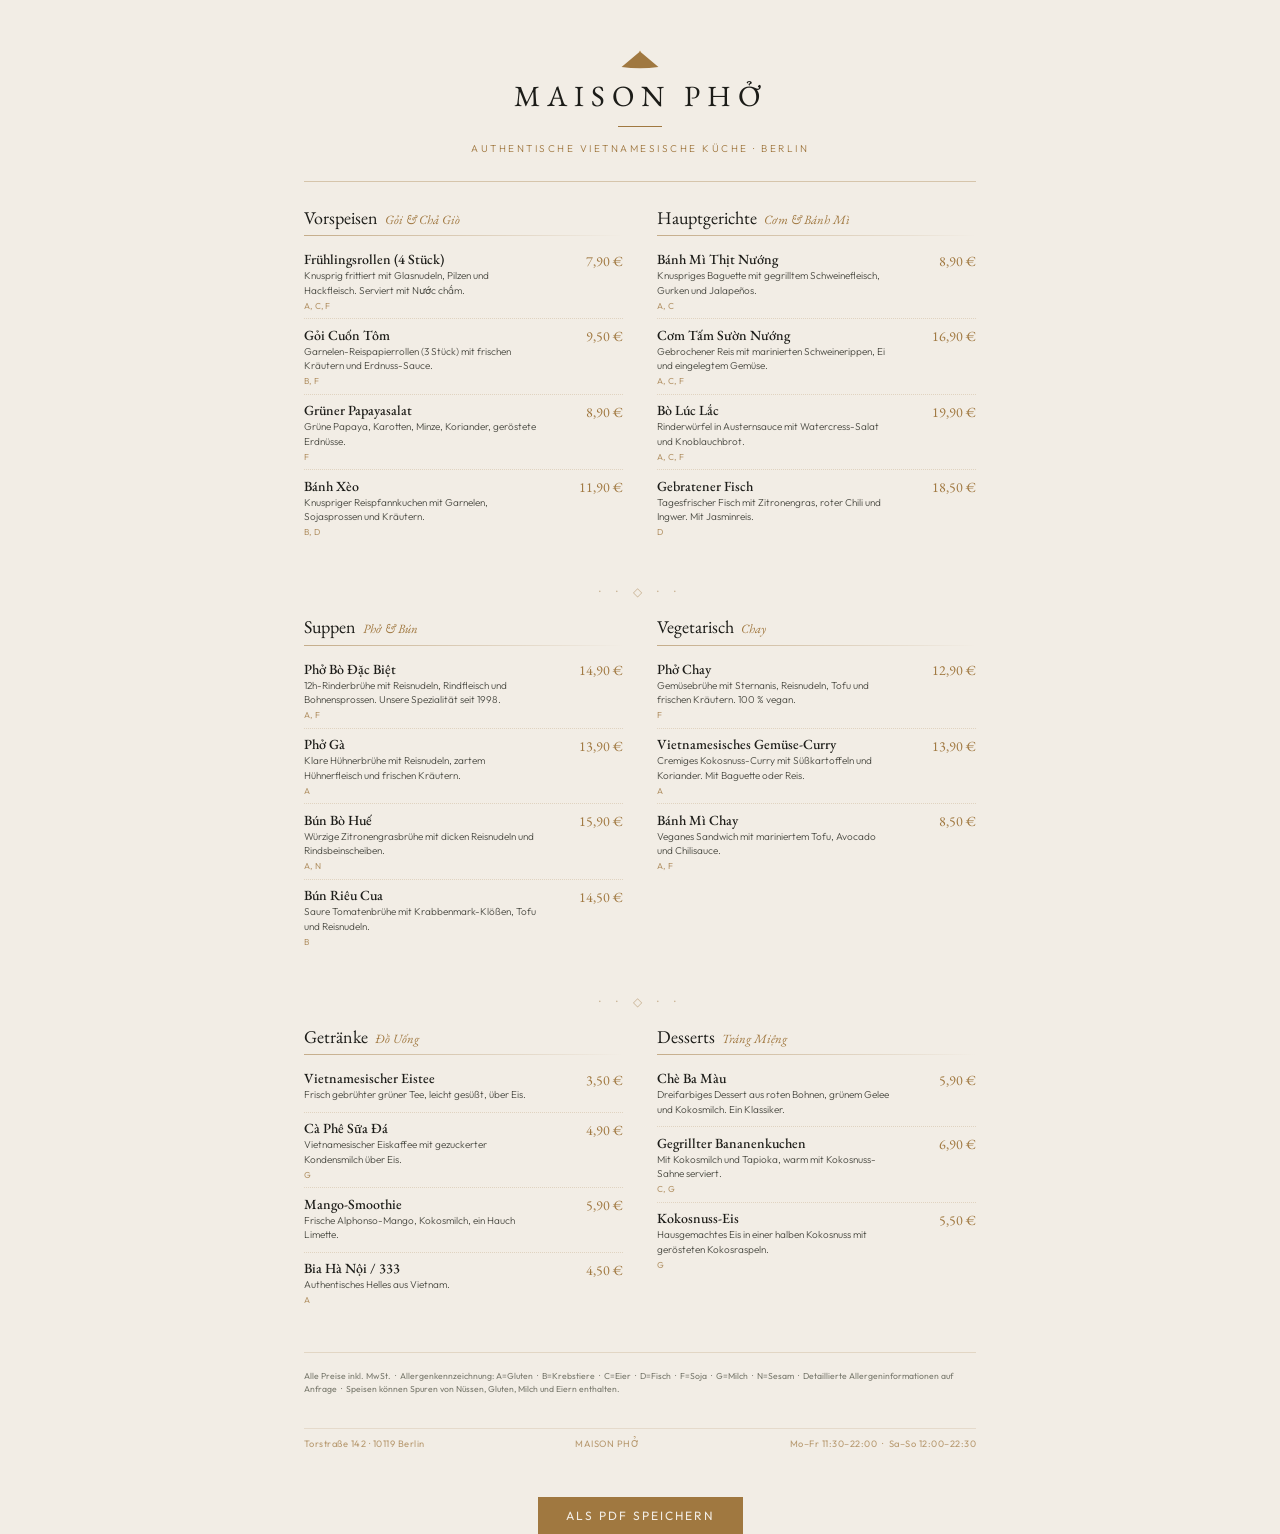
<file: speisekarte-pdf.html>
<!DOCTYPE html>
<html lang="de">
<head>
  <meta charset="UTF-8">
  <meta name="viewport" content="width=device-width, initial-scale=1.0">
  <title>Speisekarte · Maison Phở Berlin</title>
  <link href="https://fonts.googleapis.com/css2?family=EB+Garamond:ital,wght@0,400;0,500;1,400&family=Outfit:wght@300;400&display=swap" rel="stylesheet">
  <style>
    @page {
      size: A4 portrait;
      margin: 0;
    }

    *, *::before, *::after { box-sizing: border-box; margin: 0; padding: 0; }

    body {
      font-family: 'Outfit', sans-serif;
      background: #F2EDE5;
      color: #1C1C18;
      -webkit-print-color-adjust: exact;
      print-color-adjust: exact;
    }

    .page {
      width: 210mm;
      min-height: 297mm;
      padding: 13mm 16mm 22mm;
      margin: 0 auto;
      background: #F2EDE5;
      position: relative;
      page-break-after: always;
    }

    /* ── Header ── */
    .pdf-header {
      text-align: center;
      padding-bottom: 7mm;
      margin-bottom: 7mm;
      border-bottom: 0.5pt solid rgba(160,120,64,0.35);
    }

    .pdf-header svg { display: block; margin: 0 auto 3mm; }

    .pdf-name {
      font-family: 'EB Garamond', serif;
      font-size: 22pt;
      letter-spacing: 7px;
      text-transform: uppercase;
      color: #1C1C18;
      line-height: 1;
    }

    .gold-rule {
      width: 44px;
      height: 0.7pt;
      background: #A07840;
      margin: 4mm auto;
    }

    .pdf-tagline {
      font-size: 7.5pt;
      letter-spacing: 2.5px;
      text-transform: uppercase;
      color: #A07840;
      font-weight: 300;
    }

    /* ── Grid ── */
    .cols-2 {
      display: grid;
      grid-template-columns: 1fr 1fr;
      gap: 0 9mm;
    }

    /* ── Section ── */
    .menu-section { margin-bottom: 5.5mm; }

    .section-head {
      display: flex;
      align-items: baseline;
      gap: 7px;
      margin-bottom: 2mm;
    }

    .section-title {
      font-family: 'EB Garamond', serif;
      font-size: 13.5pt;
      font-weight: 400;
      color: #1C1C18;
      line-height: 1;
    }

    .section-viet {
      font-family: 'EB Garamond', serif;
      font-size: 9.5pt;
      font-style: italic;
      color: #A07840;
    }

    .section-rule {
      height: 0.5pt;
      background: linear-gradient(90deg, #A07840 0%, rgba(160,120,64,0) 100%);
      margin-bottom: 2mm;
      opacity: 0.55;
    }

    /* ── Item ── */
    .dish {
      display: flex;
      justify-content: space-between;
      align-items: flex-start;
      padding: 2mm 0;
      border-bottom: 0.5pt dotted rgba(160,120,64,0.22);
    }

    .dish:last-child { border-bottom: none; }

    .dish-info { flex: 1; padding-right: 4mm; }

    .dish-name {
      font-family: 'EB Garamond', serif;
      font-size: 10.5pt;
      font-weight: 500;
      color: #1C1C18;
      line-height: 1.2;
      margin-bottom: 1pt;
    }

    .dish-desc {
      font-size: 7.5pt;
      font-weight: 300;
      color: #4A4A42;
      line-height: 1.45;
      margin-bottom: 1pt;
    }

    .dish-al {
      font-size: 6.5pt;
      color: #A07840;
      opacity: 0.75;
      letter-spacing: 0.3px;
    }

    .dish-price {
      font-family: 'EB Garamond', serif;
      font-size: 10.5pt;
      color: #A07840;
      white-space: nowrap;
      min-width: 18mm;
      text-align: right;
      padding-top: 0.5pt;
    }

    /* ── Divider ornament ── */
    .ornament {
      text-align: center;
      color: #A07840;
      font-size: 9pt;
      letter-spacing: 6px;
      opacity: 0.5;
      margin: 5mm 0;
    }

    /* ── Allergen note ── */
    .al-note {
      font-size: 6.5pt;
      color: #7A7A6E;
      line-height: 1.6;
      padding-top: 4mm;
      border-top: 0.5pt solid rgba(160,120,64,0.2);
      margin-top: 5mm;
    }

    /* ── Page footer ── */
    .pdf-foot {
      position: absolute;
      bottom: 8mm;
      left: 16mm;
      right: 16mm;
      display: flex;
      justify-content: space-between;
      font-size: 7pt;
      color: #A07840;
      opacity: 0.7;
      border-top: 0.5pt solid rgba(160,120,64,0.22);
      padding-top: 2.5mm;
      letter-spacing: 0.5px;
    }

    /* ── Print button (hidden when printing) ── */
    .btn-print {
      display: flex;
      justify-content: center;
      padding: 18px 0 0;
    }

    .btn-print button {
      font-family: 'Outfit', sans-serif;
      font-size: 12px;
      letter-spacing: 2px;
      text-transform: uppercase;
      background: #A07840;
      color: #F2EDE5;
      border: none;
      padding: 11px 28px;
      cursor: pointer;
    }

    @media print {
      .btn-print { display: none; }
      body { background: #F2EDE5; }
    }
  </style>
</head>
<body>

<div class="page">

  <!-- Header -->
  <header class="pdf-header">
    <svg width="44" height="21" viewBox="0 12 200 98" fill="none" xmlns="http://www.w3.org/2000/svg">
      <path d="M100,24 L14,96 Q100,108 186,96 Z" fill="#A07840"/>
      <circle cx="100" cy="24" r="3.5" fill="#C49A62"/>
      <path d="M100,27 Q82,62 78,97" fill="none" stroke="rgba(160,120,64,0.45)" stroke-width="1.2"/>
      <circle cx="78" cy="97" r="2" fill="rgba(160,120,64,0.5)"/>
    </svg>
    <p class="pdf-name">Maison Phở</p>
    <div class="gold-rule"></div>
    <p class="pdf-tagline">Authentische Vietnamesische Küche · Berlin</p>
  </header>

  <!-- Row 1: Vorspeisen | Hauptgerichte -->
  <div class="cols-2">

    <!-- LEFT: Vorspeisen -->
    <div class="menu-section">
      <div class="section-head">
        <span class="section-title">Vorspeisen</span>
        <span class="section-viet">Gỏi &amp; Chả Giò</span>
      </div>
      <div class="section-rule"></div>

      <div class="dish">
        <div class="dish-info">
          <p class="dish-name">Frühlingsrollen (4 Stück)</p>
          <p class="dish-desc">Knusprig frittiert mit Glasnudeln, Pilzen und Hackfleisch. Serviert mit Nước chấm.</p>
          <p class="dish-al">A, C, F</p>
        </div>
        <p class="dish-price">7,90 €</p>
      </div>

      <div class="dish">
        <div class="dish-info">
          <p class="dish-name">Gỏi Cuốn Tôm</p>
          <p class="dish-desc">Garnelen-Reispapierrollen (3 Stück) mit frischen Kräutern und Erdnuss-Sauce.</p>
          <p class="dish-al">B, F</p>
        </div>
        <p class="dish-price">9,50 €</p>
      </div>

      <div class="dish">
        <div class="dish-info">
          <p class="dish-name">Grüner Papayasalat</p>
          <p class="dish-desc">Grüne Papaya, Karotten, Minze, Koriander, geröstete Erdnüsse.</p>
          <p class="dish-al">F</p>
        </div>
        <p class="dish-price">8,90 €</p>
      </div>

      <div class="dish">
        <div class="dish-info">
          <p class="dish-name">Bánh Xèo</p>
          <p class="dish-desc">Knuspriger Reispfannkuchen mit Garnelen, Sojasprossen und Kräutern.</p>
          <p class="dish-al">B, D</p>
        </div>
        <p class="dish-price">11,90 €</p>
      </div>
    </div>

    <!-- RIGHT: Hauptgerichte -->
    <div class="menu-section">
      <div class="section-head">
        <span class="section-title">Hauptgerichte</span>
        <span class="section-viet">Cơm &amp; Bánh Mì</span>
      </div>
      <div class="section-rule"></div>

      <div class="dish">
        <div class="dish-info">
          <p class="dish-name">Bánh Mì Thịt Nướng</p>
          <p class="dish-desc">Knuspriges Baguette mit gegrilltem Schweinefleisch, Gurken und Jalapeños.</p>
          <p class="dish-al">A, C</p>
        </div>
        <p class="dish-price">8,90 €</p>
      </div>

      <div class="dish">
        <div class="dish-info">
          <p class="dish-name">Cơm Tấm Sườn Nướng</p>
          <p class="dish-desc">Gebrochener Reis mit marinierten Schweinerippen, Ei und eingelegtem Gemüse.</p>
          <p class="dish-al">A, C, F</p>
        </div>
        <p class="dish-price">16,90 €</p>
      </div>

      <div class="dish">
        <div class="dish-info">
          <p class="dish-name">Bò Lúc Lắc</p>
          <p class="dish-desc">Rinderwürfel in Austernsauce mit Watercress-Salat und Knoblauchbrot.</p>
          <p class="dish-al">A, C, F</p>
        </div>
        <p class="dish-price">19,90 €</p>
      </div>

      <div class="dish">
        <div class="dish-info">
          <p class="dish-name">Gebratener Fisch</p>
          <p class="dish-desc">Tagesfrischer Fisch mit Zitronengras, roter Chili und Ingwer. Mit Jasminreis.</p>
          <p class="dish-al">D</p>
        </div>
        <p class="dish-price">18,50 €</p>
      </div>
    </div>

  </div><!-- /row 1 -->

  <div class="ornament">· · ◇ · ·</div>

  <!-- Row 2: Suppen | Vegetarisch -->
  <div class="cols-2">

    <!-- LEFT: Suppen -->
    <div class="menu-section">
      <div class="section-head">
        <span class="section-title">Suppen</span>
        <span class="section-viet">Phở &amp; Bún</span>
      </div>
      <div class="section-rule"></div>

      <div class="dish">
        <div class="dish-info">
          <p class="dish-name">Phở Bò Đặc Biệt</p>
          <p class="dish-desc">12h-Rinderbrühe mit Reisnudeln, Rindfleisch und Bohnensprossen. Unsere Spezialität seit 1998.</p>
          <p class="dish-al">A, F</p>
        </div>
        <p class="dish-price">14,90 €</p>
      </div>

      <div class="dish">
        <div class="dish-info">
          <p class="dish-name">Phở Gà</p>
          <p class="dish-desc">Klare Hühnerbrühe mit Reisnudeln, zartem Hühnerfleisch und frischen Kräutern.</p>
          <p class="dish-al">A</p>
        </div>
        <p class="dish-price">13,90 €</p>
      </div>

      <div class="dish">
        <div class="dish-info">
          <p class="dish-name">Bún Bò Huế</p>
          <p class="dish-desc">Würzige Zitronengrasbrühe mit dicken Reisnudeln und Rindsbeinscheiben.</p>
          <p class="dish-al">A, N</p>
        </div>
        <p class="dish-price">15,90 €</p>
      </div>

      <div class="dish">
        <div class="dish-info">
          <p class="dish-name">Bún Riêu Cua</p>
          <p class="dish-desc">Saure Tomatenbrühe mit Krabbenmark-Klößen, Tofu und Reisnudeln.</p>
          <p class="dish-al">B</p>
        </div>
        <p class="dish-price">14,50 €</p>
      </div>
    </div>

    <!-- RIGHT: Vegetarisch -->
    <div class="menu-section">
      <div class="section-head">
        <span class="section-title">Vegetarisch</span>
        <span class="section-viet">Chay</span>
      </div>
      <div class="section-rule"></div>

      <div class="dish">
        <div class="dish-info">
          <p class="dish-name">Phở Chay</p>
          <p class="dish-desc">Gemüsebrühe mit Sternanis, Reisnudeln, Tofu und frischen Kräutern. 100 % vegan.</p>
          <p class="dish-al">F</p>
        </div>
        <p class="dish-price">12,90 €</p>
      </div>

      <div class="dish">
        <div class="dish-info">
          <p class="dish-name">Vietnamesisches Gemüse-Curry</p>
          <p class="dish-desc">Cremiges Kokosnuss-Curry mit Süßkartoffeln und Koriander. Mit Baguette oder Reis.</p>
          <p class="dish-al">A</p>
        </div>
        <p class="dish-price">13,90 €</p>
      </div>

      <div class="dish">
        <div class="dish-info">
          <p class="dish-name">Bánh Mì Chay</p>
          <p class="dish-desc">Veganes Sandwich mit mariniertem Tofu, Avocado und Chilisauce.</p>
          <p class="dish-al">A, F</p>
        </div>
        <p class="dish-price">8,50 €</p>
      </div>
    </div>

  </div><!-- /row 2 -->

  <div class="ornament">· · ◇ · ·</div>

  <!-- Row 3: Getränke | Desserts -->
  <div class="cols-2">

    <!-- LEFT: Getränke -->
    <div class="menu-section">
      <div class="section-head">
        <span class="section-title">Getränke</span>
        <span class="section-viet">Đồ Uống</span>
      </div>
      <div class="section-rule"></div>

      <div class="dish">
        <div class="dish-info">
          <p class="dish-name">Vietnamesischer Eistee</p>
          <p class="dish-desc">Frisch gebrühter grüner Tee, leicht gesüßt, über Eis.</p>
        </div>
        <p class="dish-price">3,50 €</p>
      </div>

      <div class="dish">
        <div class="dish-info">
          <p class="dish-name">Cà Phê Sữa Đá</p>
          <p class="dish-desc">Vietnamesischer Eiskaffee mit gezuckerter Kondensmilch über Eis.</p>
          <p class="dish-al">G</p>
        </div>
        <p class="dish-price">4,90 €</p>
      </div>

      <div class="dish">
        <div class="dish-info">
          <p class="dish-name">Mango-Smoothie</p>
          <p class="dish-desc">Frische Alphonso-Mango, Kokosmilch, ein Hauch Limette.</p>
        </div>
        <p class="dish-price">5,90 €</p>
      </div>

      <div class="dish">
        <div class="dish-info">
          <p class="dish-name">Bia Hà Nội / 333</p>
          <p class="dish-desc">Authentisches Helles aus Vietnam.</p>
          <p class="dish-al">A</p>
        </div>
        <p class="dish-price">4,50 €</p>
      </div>
    </div>

    <!-- RIGHT: Desserts -->
    <div class="menu-section">
      <div class="section-head">
        <span class="section-title">Desserts</span>
        <span class="section-viet">Tráng Miệng</span>
      </div>
      <div class="section-rule"></div>

      <div class="dish">
        <div class="dish-info">
          <p class="dish-name">Chè Ba Màu</p>
          <p class="dish-desc">Dreifarbiges Dessert aus roten Bohnen, grünem Gelee und Kokosmilch. Ein Klassiker.</p>
        </div>
        <p class="dish-price">5,90 €</p>
      </div>

      <div class="dish">
        <div class="dish-info">
          <p class="dish-name">Gegrillter Bananenkuchen</p>
          <p class="dish-desc">Mit Kokosmilch und Tapioka, warm mit Kokosnuss-Sahne serviert.</p>
          <p class="dish-al">C, G</p>
        </div>
        <p class="dish-price">6,90 €</p>
      </div>

      <div class="dish">
        <div class="dish-info">
          <p class="dish-name">Kokosnuss-Eis</p>
          <p class="dish-desc">Hausgemachtes Eis in einer halben Kokosnuss mit gerösteten Kokosraspeln.</p>
          <p class="dish-al">G</p>
        </div>
        <p class="dish-price">5,50 €</p>
      </div>
    </div>

  </div><!-- /row 3 -->

  <!-- Allergen note -->
  <p class="al-note">Alle Preise inkl. MwSt. &nbsp;·&nbsp; Allergenkennzeichnung: A=Gluten &nbsp;·&nbsp; B=Krebstiere &nbsp;·&nbsp; C=Eier &nbsp;·&nbsp; D=Fisch &nbsp;·&nbsp; F=Soja &nbsp;·&nbsp; G=Milch &nbsp;·&nbsp; N=Sesam &nbsp;·&nbsp; Detaillierte Allergeninformationen auf Anfrage &nbsp;·&nbsp; Speisen können Spuren von Nüssen, Gluten, Milch und Eiern enthalten.</p>

  <!-- Page footer -->
  <div class="pdf-foot">
    <span>Torstraße 142 · 10119 Berlin</span>
    <span>MAISON PHỞ</span>
    <span>Mo–Fr 11:30–22:00 &nbsp;·&nbsp; Sa–So 12:00–22:30</span>
  </div>

</div><!-- /page -->

<!-- Print button -->
<div class="btn-print">
  <button onclick="window.print()">Als PDF speichern</button>
</div>

</body>
</html>
</file>
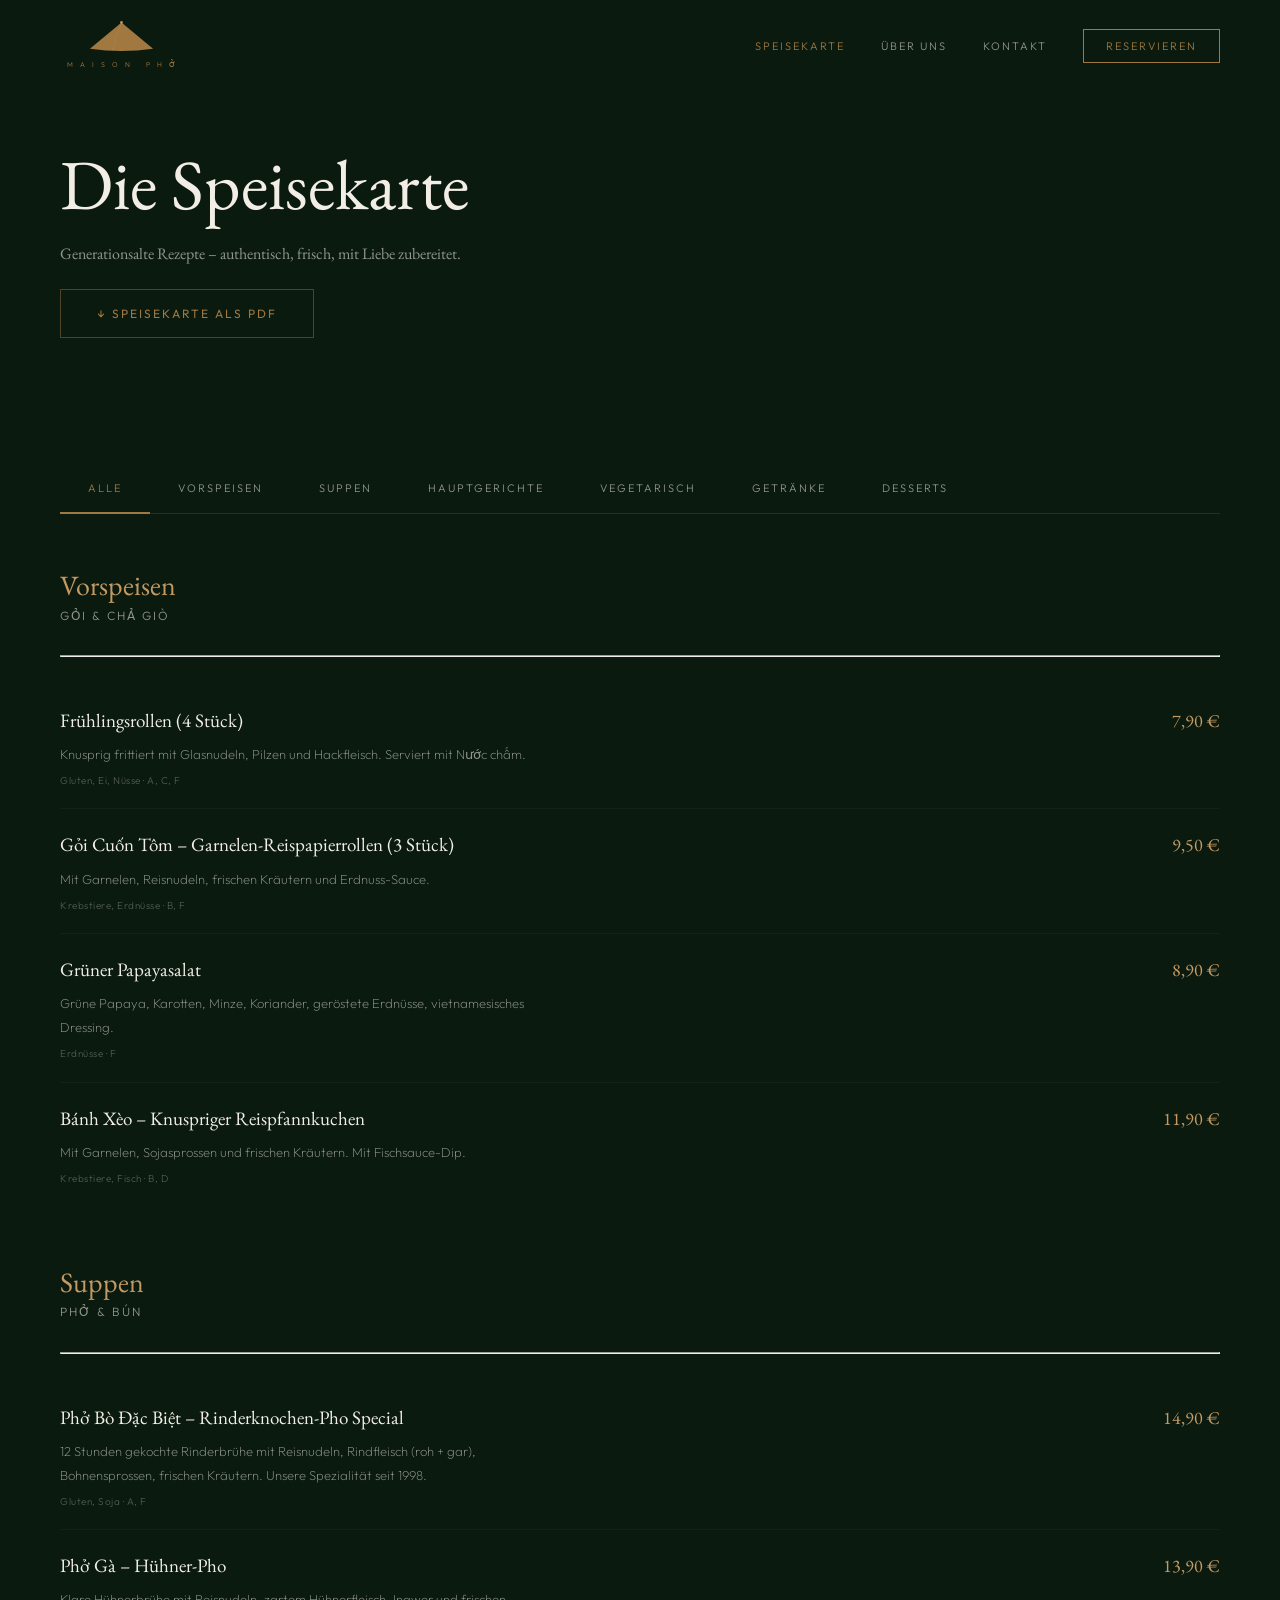
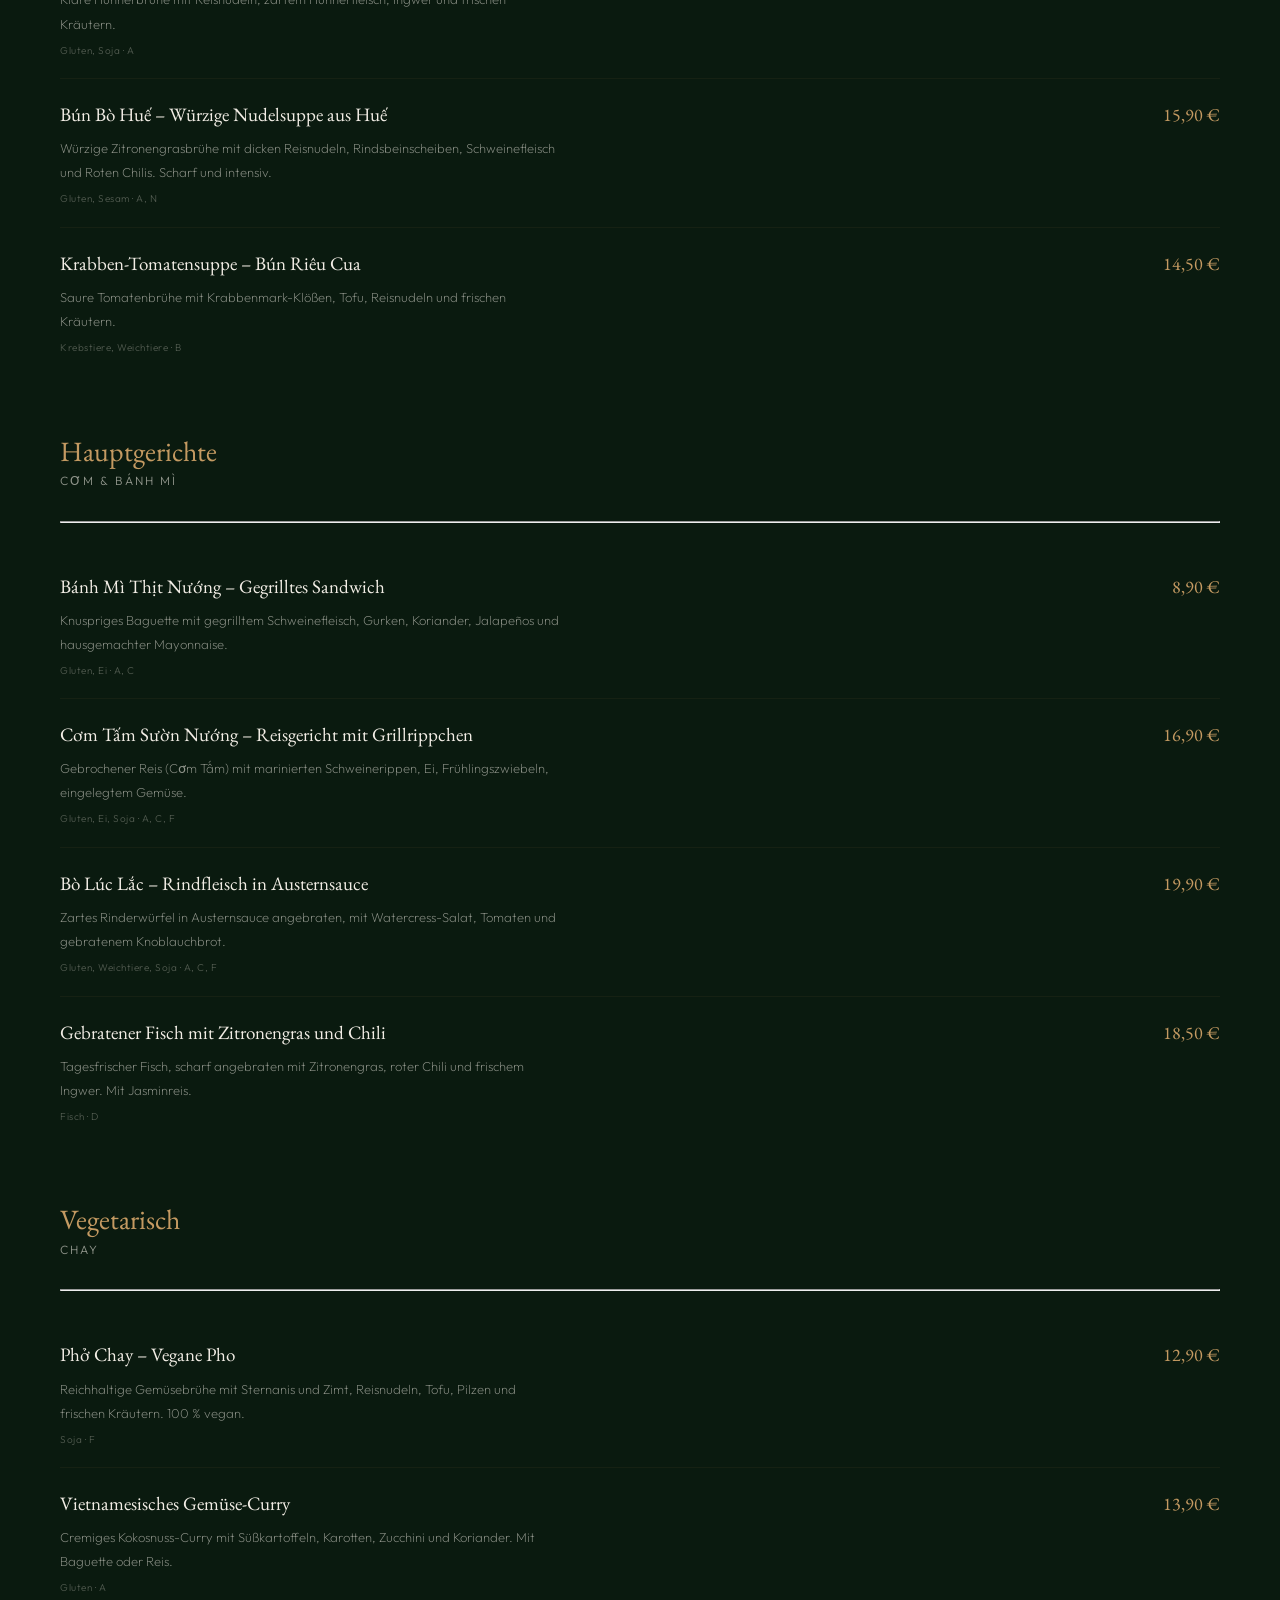
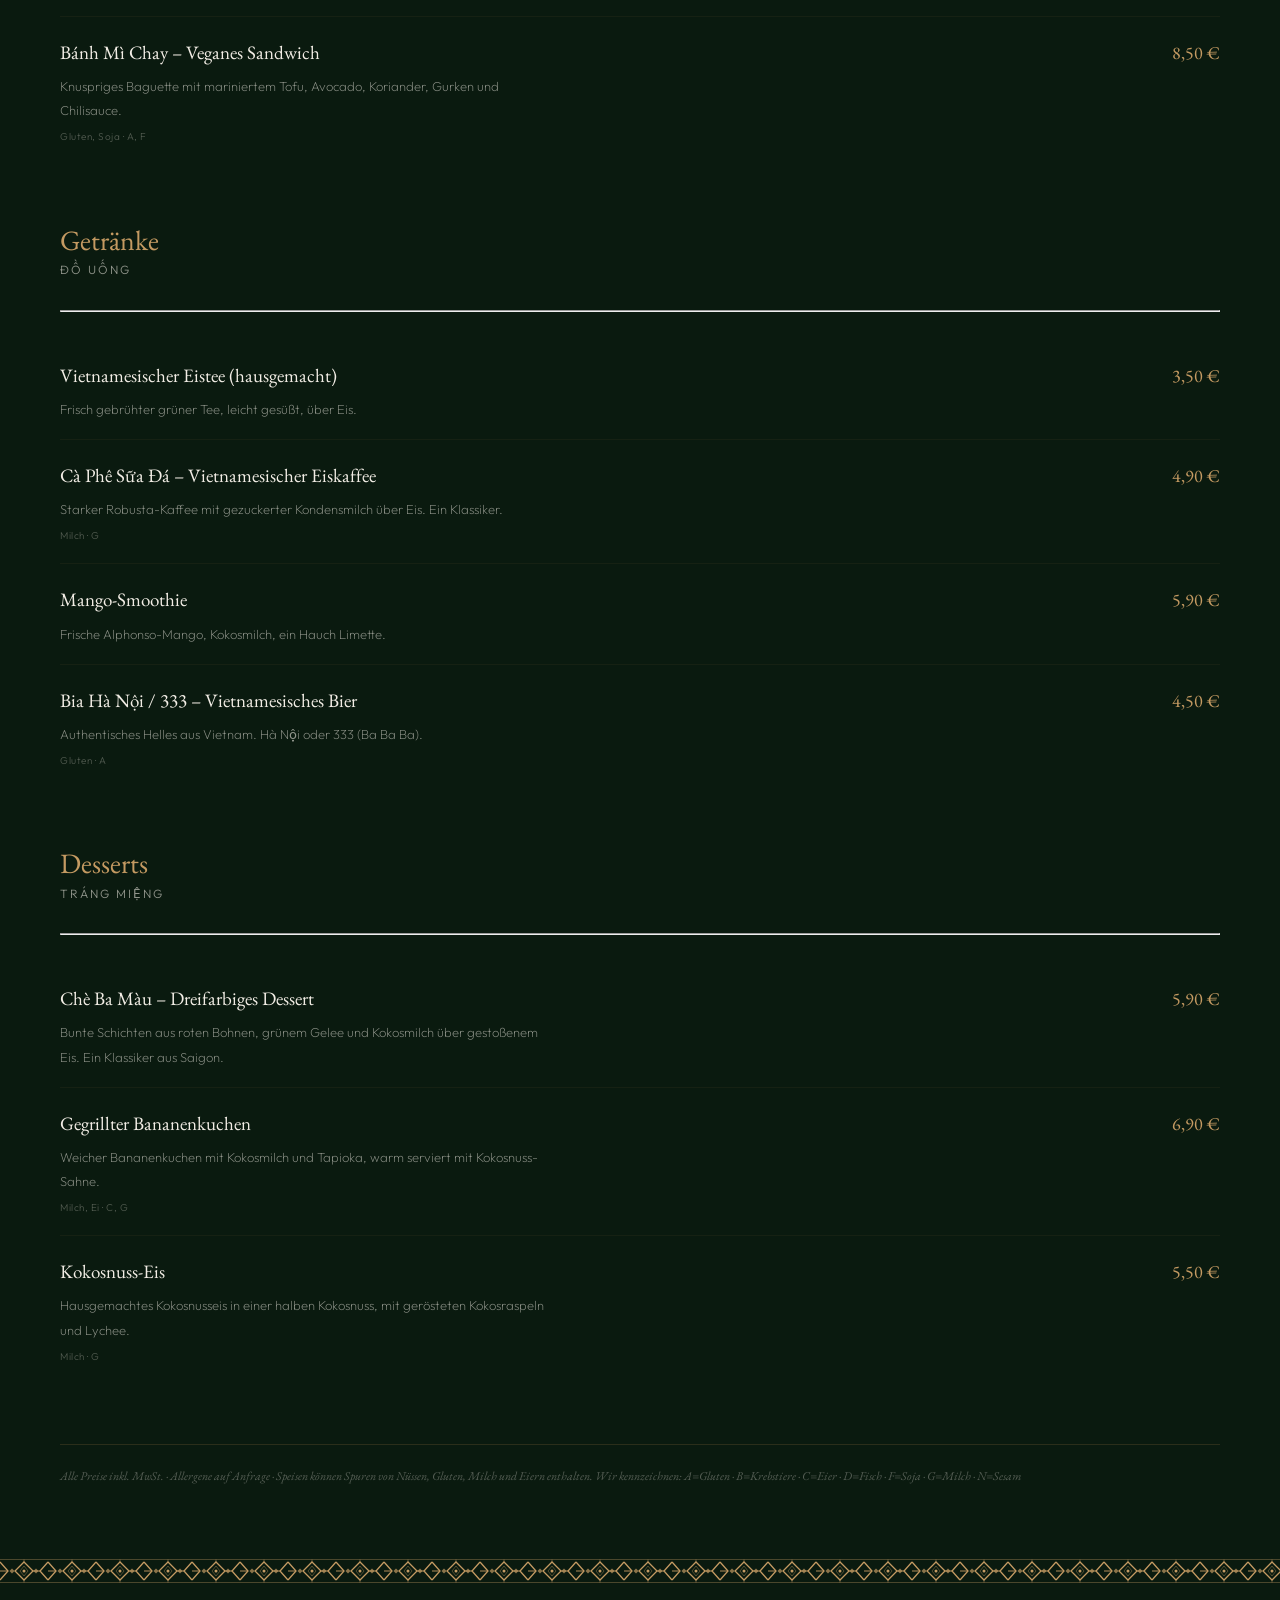
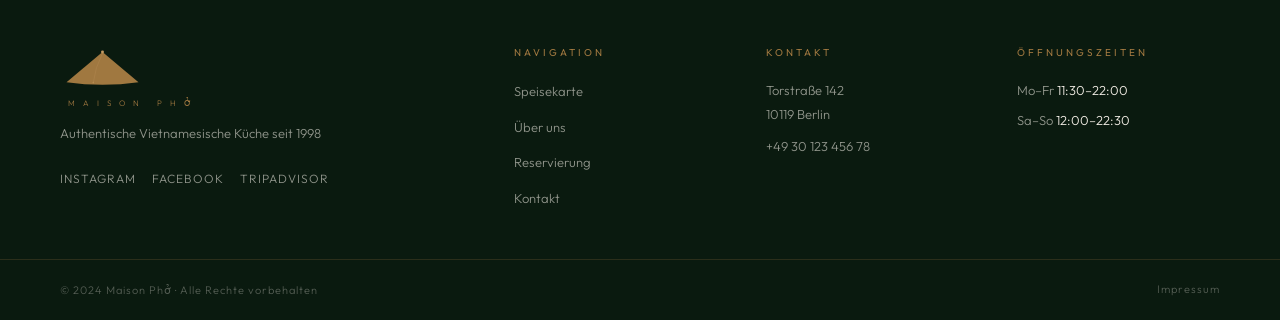
<file: speisekarte.html>
<!DOCTYPE html>
<html lang="de">
<head>
  <meta charset="UTF-8">
  <meta name="viewport" content="width=device-width, initial-scale=1.0">
  <title>Speisekarte · Maison Phở Berlin</title>
  <meta name="description" content="Entdecken Sie unsere authentische vietnamesische Speisekarte – Pho, Bánh Mì, Bún und mehr.">
  <link href="https://fonts.googleapis.com/css2?family=EB+Garamond:ital,wght@0,400;0,500;0,600;1,400;1,500&family=Outfit:wght@200;300;400&display=swap" rel="stylesheet">
  <link rel="stylesheet" href="css/style.css?v=2">
</head>
<body>

  <!-- ===== NAVIGATION ===== -->
  <nav id="main-nav">
    <a class="nav-logo" href="index.html"><svg width="75" height="36" viewBox="0 12 200 98" fill="none" xmlns="http://www.w3.org/2000/svg"><path d="M100,24 L14,96 Q100,108 186,96 Z" fill="#A07840"/><circle cx="100" cy="24" r="3.5" fill="#C49A62"/><path d="M100,27 Q82,62 78,97" fill="none" stroke="rgba(196,154,98,0.45)" stroke-width="1.2"/><circle cx="78" cy="97" r="2" fill="rgba(196,154,98,0.5)"/></svg><span class="nav-logo-mark">MAISON PHỞ</span></a>
    <button class="nav-toggle" aria-label="Menü öffnen" aria-expanded="false">☰</button>
    <ul class="nav-menu">
      <li><a href="speisekarte.html" class="nav-link">Speisekarte</a></li>
      <li><a href="ueber-uns.html" class="nav-link">Über uns</a></li>
      <li><a href="kontakt.html" class="nav-link">Kontakt</a></li>
      <li><a href="reservierung.html" class="nav-link nav-cta">Reservieren</a></li>
    </ul>
  </nav>

  <!-- ===== PAGE HEADER ===== -->
  <header class="page-header">
    <div class="page-header-inner">
      <h1>Die <em>Speisekarte</em></h1>
      <p>Generationsalte Rezepte – authentisch, frisch, mit Liebe zubereitet.</p>
      <a href="speisekarte-pdf.html" target="_blank" class="btn btn--outline" style="margin-top:20px;display:inline-block;font-size:12px;letter-spacing:2px;">↓ Speisekarte als PDF</a>
    </div>
  </header>

  <!-- ===== MENU ===== -->
  <main class="menu">
    <div class="menu-inner">

      <!-- Tabs -->
      <nav class="menu-tabs" aria-label="Kategorien">
        <button class="menu-tab active" data-tab="alle">Alle</button>
        <button class="menu-tab" data-tab="vorspeisen">Vorspeisen</button>
        <button class="menu-tab" data-tab="suppen">Suppen</button>
        <button class="menu-tab" data-tab="hauptgerichte">Hauptgerichte</button>
        <button class="menu-tab" data-tab="vegetarisch">Vegetarisch</button>
        <button class="menu-tab" data-tab="getraenke">Getränke</button>
        <button class="menu-tab" data-tab="desserts">Desserts</button>
      </nav>

      <!-- VORSPEISEN -->
      <div class="menu-section" data-category="vorspeisen">
        <h2 class="menu-section-title">Vorspeisen</h2>
        <p class="menu-section-sub">Gỏi &amp; Chả Giò</p>
        <hr class="menu-divider">
        <div class="menu-items">

          <div class="menu-item fade-in">
            <div class="menu-item-left">
              <p class="dish-name">Frühlingsrollen (4 Stück)</p>
              <p class="dish-desc">Knusprig frittiert mit Glasnudeln, Pilzen und Hackfleisch. Serviert mit Nước chấm.</p>
              <p class="dish-allergens">Gluten, Ei, Nüsse · A, C, F</p>
            </div>
            <div class="menu-item-right">
              <p class="price">7,90 €</p>
            </div>
          </div>

          <div class="menu-item fade-in">
            <div class="menu-item-left">
              <p class="dish-name">Gỏi Cuốn Tôm – Garnelen-Reispapierrollen (3 Stück)</p>
              <p class="dish-desc">Mit Garnelen, Reisnudeln, frischen Kräutern und Erdnuss-Sauce.</p>
              <p class="dish-allergens">Krebstiere, Erdnüsse · B, F</p>
            </div>
            <div class="menu-item-right">
              <p class="price">9,50 €</p>
            </div>
          </div>

          <div class="menu-item fade-in">
            <div class="menu-item-left">
              <p class="dish-name">Grüner Papayasalat</p>
              <p class="dish-desc">Grüne Papaya, Karotten, Minze, Koriander, geröstete Erdnüsse, vietnamesisches Dressing.</p>
              <p class="dish-allergens">Erdnüsse · F</p>
            </div>
            <div class="menu-item-right">
              <p class="price">8,90 €</p>
            </div>
          </div>

          <div class="menu-item fade-in">
            <div class="menu-item-left">
              <p class="dish-name">Bánh Xèo – Knuspriger Reispfannkuchen</p>
              <p class="dish-desc">Mit Garnelen, Sojasprossen und frischen Kräutern. Mit Fischsauce-Dip.</p>
              <p class="dish-allergens">Krebstiere, Fisch · B, D</p>
            </div>
            <div class="menu-item-right">
              <p class="price">11,90 €</p>
            </div>
          </div>

        </div>
      </div>

      <!-- SUPPEN -->
      <div class="menu-section" data-category="suppen">
        <h2 class="menu-section-title">Suppen</h2>
        <p class="menu-section-sub">Phở &amp; Bún</p>
        <hr class="menu-divider">
        <div class="menu-items">

          <div class="menu-item fade-in">
            <div class="menu-item-left">
              <p class="dish-name">Phở Bò Đặc Biệt – Rinderknochen-Pho Special</p>
              <p class="dish-desc">12 Stunden gekochte Rinderbrühe mit Reisnudeln, Rindfleisch (roh + gar), Bohnensprossen, frischen Kräutern. Unsere Spezialität seit 1998.</p>
              <p class="dish-allergens">Gluten, Soja · A, F</p>
            </div>
            <div class="menu-item-right">
              <p class="price">14,90 €</p>
            </div>
          </div>

          <div class="menu-item fade-in">
            <div class="menu-item-left">
              <p class="dish-name">Phở Gà – Hühner-Pho</p>
              <p class="dish-desc">Klare Hühnerbrühe mit Reisnudeln, zartem Hühnerfleisch, Ingwer und frischen Kräutern.</p>
              <p class="dish-allergens">Gluten, Soja · A</p>
            </div>
            <div class="menu-item-right">
              <p class="price">13,90 €</p>
            </div>
          </div>

          <div class="menu-item fade-in">
            <div class="menu-item-left">
              <p class="dish-name">Bún Bò Huế – Würzige Nudelsuppe aus Huế</p>
              <p class="dish-desc">Würzige Zitronengrasbrühe mit dicken Reisnudeln, Rindsbeinscheiben, Schweinefleisch und Roten Chilis. Scharf und intensiv.</p>
              <p class="dish-allergens">Gluten, Sesam · A, N</p>
            </div>
            <div class="menu-item-right">
              <p class="price">15,90 €</p>
            </div>
          </div>

          <div class="menu-item fade-in">
            <div class="menu-item-left">
              <p class="dish-name">Krabben-Tomatensuppe – Bún Riêu Cua</p>
              <p class="dish-desc">Saure Tomatenbrühe mit Krabbenmark-Klößen, Tofu, Reisnudeln und frischen Kräutern.</p>
              <p class="dish-allergens">Krebstiere, Weichtiere · B</p>
            </div>
            <div class="menu-item-right">
              <p class="price">14,50 €</p>
            </div>
          </div>

        </div>
      </div>

      <!-- HAUPTGERICHTE -->
      <div class="menu-section" data-category="hauptgerichte">
        <h2 class="menu-section-title">Hauptgerichte</h2>
        <p class="menu-section-sub">Cơm &amp; Bánh Mì</p>
        <hr class="menu-divider">
        <div class="menu-items">

          <div class="menu-item fade-in">
            <div class="menu-item-left">
              <p class="dish-name">Bánh Mì Thịt Nướng – Gegrilltes Sandwich</p>
              <p class="dish-desc">Knuspriges Baguette mit gegrilltem Schweinefleisch, Gurken, Koriander, Jalapeños und hausgemachter Mayonnaise.</p>
              <p class="dish-allergens">Gluten, Ei · A, C</p>
            </div>
            <div class="menu-item-right">
              <p class="price">8,90 €</p>
            </div>
          </div>

          <div class="menu-item fade-in">
            <div class="menu-item-left">
              <p class="dish-name">Cơm Tấm Sườn Nướng – Reisgericht mit Grillrippchen</p>
              <p class="dish-desc">Gebrochener Reis (Cơm Tấm) mit marinierten Schweinerippen, Ei, Frühlingszwiebeln, eingelegtem Gemüse.</p>
              <p class="dish-allergens">Gluten, Ei, Soja · A, C, F</p>
            </div>
            <div class="menu-item-right">
              <p class="price">16,90 €</p>
            </div>
          </div>

          <div class="menu-item fade-in">
            <div class="menu-item-left">
              <p class="dish-name">Bò Lúc Lắc – Rindfleisch in Austernsauce</p>
              <p class="dish-desc">Zartes Rinderwürfel in Austernsauce angebraten, mit Watercress-Salat, Tomaten und gebratenem Knoblauchbrot.</p>
              <p class="dish-allergens">Gluten, Weichtiere, Soja · A, C, F</p>
            </div>
            <div class="menu-item-right">
              <p class="price">19,90 €</p>
            </div>
          </div>

          <div class="menu-item fade-in">
            <div class="menu-item-left">
              <p class="dish-name">Gebratener Fisch mit Zitronengras und Chili</p>
              <p class="dish-desc">Tagesfrischer Fisch, scharf angebraten mit Zitronengras, roter Chili und frischem Ingwer. Mit Jasminreis.</p>
              <p class="dish-allergens">Fisch · D</p>
            </div>
            <div class="menu-item-right">
              <p class="price">18,50 €</p>
            </div>
          </div>

        </div>
      </div>

      <!-- VEGETARISCH -->
      <div class="menu-section" data-category="vegetarisch">
        <h2 class="menu-section-title">Vegetarisch</h2>
        <p class="menu-section-sub">Chay</p>
        <hr class="menu-divider">
        <div class="menu-items">

          <div class="menu-item fade-in">
            <div class="menu-item-left">
              <p class="dish-name">Phở Chay – Vegane Pho</p>
              <p class="dish-desc">Reichhaltige Gemüsebrühe mit Sternanis und Zimt, Reisnudeln, Tofu, Pilzen und frischen Kräutern. 100 % vegan.</p>
              <p class="dish-allergens">Soja · F</p>
            </div>
            <div class="menu-item-right">
              <p class="price">12,90 €</p>
            </div>
          </div>

          <div class="menu-item fade-in">
            <div class="menu-item-left">
              <p class="dish-name">Vietnamesisches Gemüse-Curry</p>
              <p class="dish-desc">Cremiges Kokosnuss-Curry mit Süßkartoffeln, Karotten, Zucchini und Koriander. Mit Baguette oder Reis.</p>
              <p class="dish-allergens">Gluten · A</p>
            </div>
            <div class="menu-item-right">
              <p class="price">13,90 €</p>
            </div>
          </div>

          <div class="menu-item fade-in">
            <div class="menu-item-left">
              <p class="dish-name">Bánh Mì Chay – Veganes Sandwich</p>
              <p class="dish-desc">Knuspriges Baguette mit mariniertem Tofu, Avocado, Koriander, Gurken und Chilisauce.</p>
              <p class="dish-allergens">Gluten, Soja · A, F</p>
            </div>
            <div class="menu-item-right">
              <p class="price">8,50 €</p>
            </div>
          </div>

        </div>
      </div>

      <!-- GETRÄNKE -->
      <div class="menu-section" data-category="getraenke">
        <h2 class="menu-section-title">Getränke</h2>
        <p class="menu-section-sub">Đồ Uống</p>
        <hr class="menu-divider">
        <div class="menu-items">

          <div class="menu-item fade-in">
            <div class="menu-item-left">
              <p class="dish-name">Vietnamesischer Eistee (hausgemacht)</p>
              <p class="dish-desc">Frisch gebrühter grüner Tee, leicht gesüßt, über Eis.</p>
            </div>
            <div class="menu-item-right">
              <p class="price">3,50 €</p>
            </div>
          </div>

          <div class="menu-item fade-in">
            <div class="menu-item-left">
              <p class="dish-name">Cà Phê Sữa Đá – Vietnamesischer Eiskaffee</p>
              <p class="dish-desc">Starker Robusta-Kaffee mit gezuckerter Kondensmilch über Eis. Ein Klassiker.</p>
              <p class="dish-allergens">Milch · G</p>
            </div>
            <div class="menu-item-right">
              <p class="price">4,90 €</p>
            </div>
          </div>

          <div class="menu-item fade-in">
            <div class="menu-item-left">
              <p class="dish-name">Mango-Smoothie</p>
              <p class="dish-desc">Frische Alphonso-Mango, Kokosmilch, ein Hauch Limette.</p>
            </div>
            <div class="menu-item-right">
              <p class="price">5,90 €</p>
            </div>
          </div>

          <div class="menu-item fade-in">
            <div class="menu-item-left">
              <p class="dish-name">Bia Hà Nội / 333 – Vietnamesisches Bier</p>
              <p class="dish-desc">Authentisches Helles aus Vietnam. Hà Nội oder 333 (Ba Ba Ba).</p>
              <p class="dish-allergens">Gluten · A</p>
            </div>
            <div class="menu-item-right">
              <p class="price">4,50 €</p>
            </div>
          </div>

        </div>
      </div>

      <!-- DESSERTS -->
      <div class="menu-section" data-category="desserts">
        <h2 class="menu-section-title">Desserts</h2>
        <p class="menu-section-sub">Tráng Miệng</p>
        <hr class="menu-divider">
        <div class="menu-items">

          <div class="menu-item fade-in">
            <div class="menu-item-left">
              <p class="dish-name">Chè Ba Màu – Dreifarbiges Dessert</p>
              <p class="dish-desc">Bunte Schichten aus roten Bohnen, grünem Gelee und Kokosmilch über gestoßenem Eis. Ein Klassiker aus Saigon.</p>
            </div>
            <div class="menu-item-right">
              <p class="price">5,90 €</p>
            </div>
          </div>

          <div class="menu-item fade-in">
            <div class="menu-item-left">
              <p class="dish-name">Gegrillter Bananenkuchen</p>
              <p class="dish-desc">Weicher Bananenkuchen mit Kokosmilch und Tapioka, warm serviert mit Kokosnuss-Sahne.</p>
              <p class="dish-allergens">Milch, Ei · C, G</p>
            </div>
            <div class="menu-item-right">
              <p class="price">6,90 €</p>
            </div>
          </div>

          <div class="menu-item fade-in">
            <div class="menu-item-left">
              <p class="dish-name">Kokosnuss-Eis</p>
              <p class="dish-desc">Hausgemachtes Kokosnusseis in einer halben Kokosnuss, mit gerösteten Kokosraspeln und Lychee.</p>
              <p class="dish-allergens">Milch · G</p>
            </div>
            <div class="menu-item-right">
              <p class="price">5,50 €</p>
            </div>
          </div>

        </div>
      </div>

      <p class="menu-note">Alle Preise inkl. MwSt. · Allergene auf Anfrage · Speisen können Spuren von Nüssen, Gluten, Milch und Eiern enthalten. Wir kennzeichnen: A=Gluten · B=Krebstiere · C=Eier · D=Fisch · F=Soja · G=Milch · N=Sesam</p>

    </div>
  </main>

  <!-- ===== FOOTER ===== -->
  <footer>
    <div class="footer-divider" aria-hidden="true">
      <svg width="100%" height="24" xmlns="http://www.w3.org/2000/svg">
        <defs>
          <pattern id="asian-ornament" x="0" y="0" width="48" height="24" patternUnits="userSpaceOnUse">
            <line x1="0" y1="0.5" x2="48" y2="0.5" stroke="#C49A62" stroke-width="0.7" stroke-opacity="0.5"/>
            <line x1="0" y1="23.5" x2="48" y2="23.5" stroke="#C49A62" stroke-width="0.7" stroke-opacity="0.5"/>
            <line x1="0" y1="12" x2="8" y2="12" stroke="#C49A62" stroke-width="0.9"/>
            <line x1="32" y1="12" x2="40" y2="12" stroke="#C49A62" stroke-width="0.9"/>
            <path d="M24,3 L33,12 L24,21 L15,12 Z" stroke="#C49A62" stroke-width="1.3" fill="none"/>
            <path d="M24,7 L28,12 L24,17 L20,12 Z" stroke="#C49A62" stroke-width="0.7" fill="none" stroke-opacity="0.55"/>
            <circle cx="24" cy="12" r="1.5" fill="#C49A62"/>
            <path d="M0,3 L8,12 L0,21" stroke="#C49A62" stroke-width="1.3" fill="none"/>
            <path d="M48,3 L40,12 L48,21" stroke="#C49A62" stroke-width="1.3" fill="none"/>
            <path d="M12,9.5 L14.5,12 L12,14.5 L9.5,12 Z" fill="#C49A62" opacity="0.7"/>
            <path d="M36,9.5 L38.5,12 L36,14.5 L33.5,12 Z" fill="#C49A62" opacity="0.7"/>
            <line x1="24" y1="0.5" x2="24" y2="3" stroke="#C49A62" stroke-width="0.8" stroke-opacity="0.55"/>
            <line x1="24" y1="21" x2="24" y2="23.5" stroke="#C49A62" stroke-width="0.8" stroke-opacity="0.55"/>
          </pattern>
        </defs>
        <rect x="0" y="0" width="100%" height="24" fill="url(#asian-ornament)"/>
      </svg>
    </div>
    <div class="footer-grid">
      <div>
        <p class="footer-logo"><svg width="85" height="41" viewBox="0 12 200 98" fill="none" xmlns="http://www.w3.org/2000/svg"><path d="M100,24 L14,96 Q100,108 186,96 Z" fill="#A07840"/><circle cx="100" cy="24" r="3.5" fill="#C49A62"/><path d="M100,27 Q82,62 78,97" fill="none" stroke="rgba(196,154,98,0.45)" stroke-width="1.2"/><circle cx="78" cy="97" r="2" fill="rgba(196,154,98,0.5)"/></svg><span class="footer-logo-mark">MAISON PHỞ</span></p>
        <p class="footer-tagline">Authentische Vietnamesische Küche seit 1998</p>
        <div class="footer-social">
          <a href="#">Instagram</a>
          <a href="#">Facebook</a>
          <a href="#">TripAdvisor</a>
        </div>
      </div>
      <div class="footer-col">
        <h4>Navigation</h4>
        <ul>
          <li><a href="speisekarte.html">Speisekarte</a></li>
          <li><a href="ueber-uns.html">Über uns</a></li>
          <li><a href="reservierung.html">Reservierung</a></li>
          <li><a href="kontakt.html">Kontakt</a></li>
        </ul>
      </div>
      <div class="footer-col">
        <h4>Kontakt</h4>
        <p class="hours-entry">Torstraße 142<br>10119 Berlin</p>
        <p class="hours-entry" style="margin-top:8px;"><a href="tel:+493012345678" class="phone-link">+49 30 123 456 78</a></p>
      </div>
      <div class="footer-col">
        <h4>Öffnungszeiten</h4>
        <p class="hours-entry">Mo–Fr <span>11:30–22:00</span></p>
        <p class="hours-entry">Sa–So <span>12:00–22:30</span></p>
      </div>
    </div>
    <div class="footer-bottom">
      <p>© 2024 Maison Phở · Alle Rechte vorbehalten</p>
      <a href="impressum.html">Impressum</a>
    </div>
  </footer>

  <script src="js/main.js"></script>
</body>
</html>
</file>
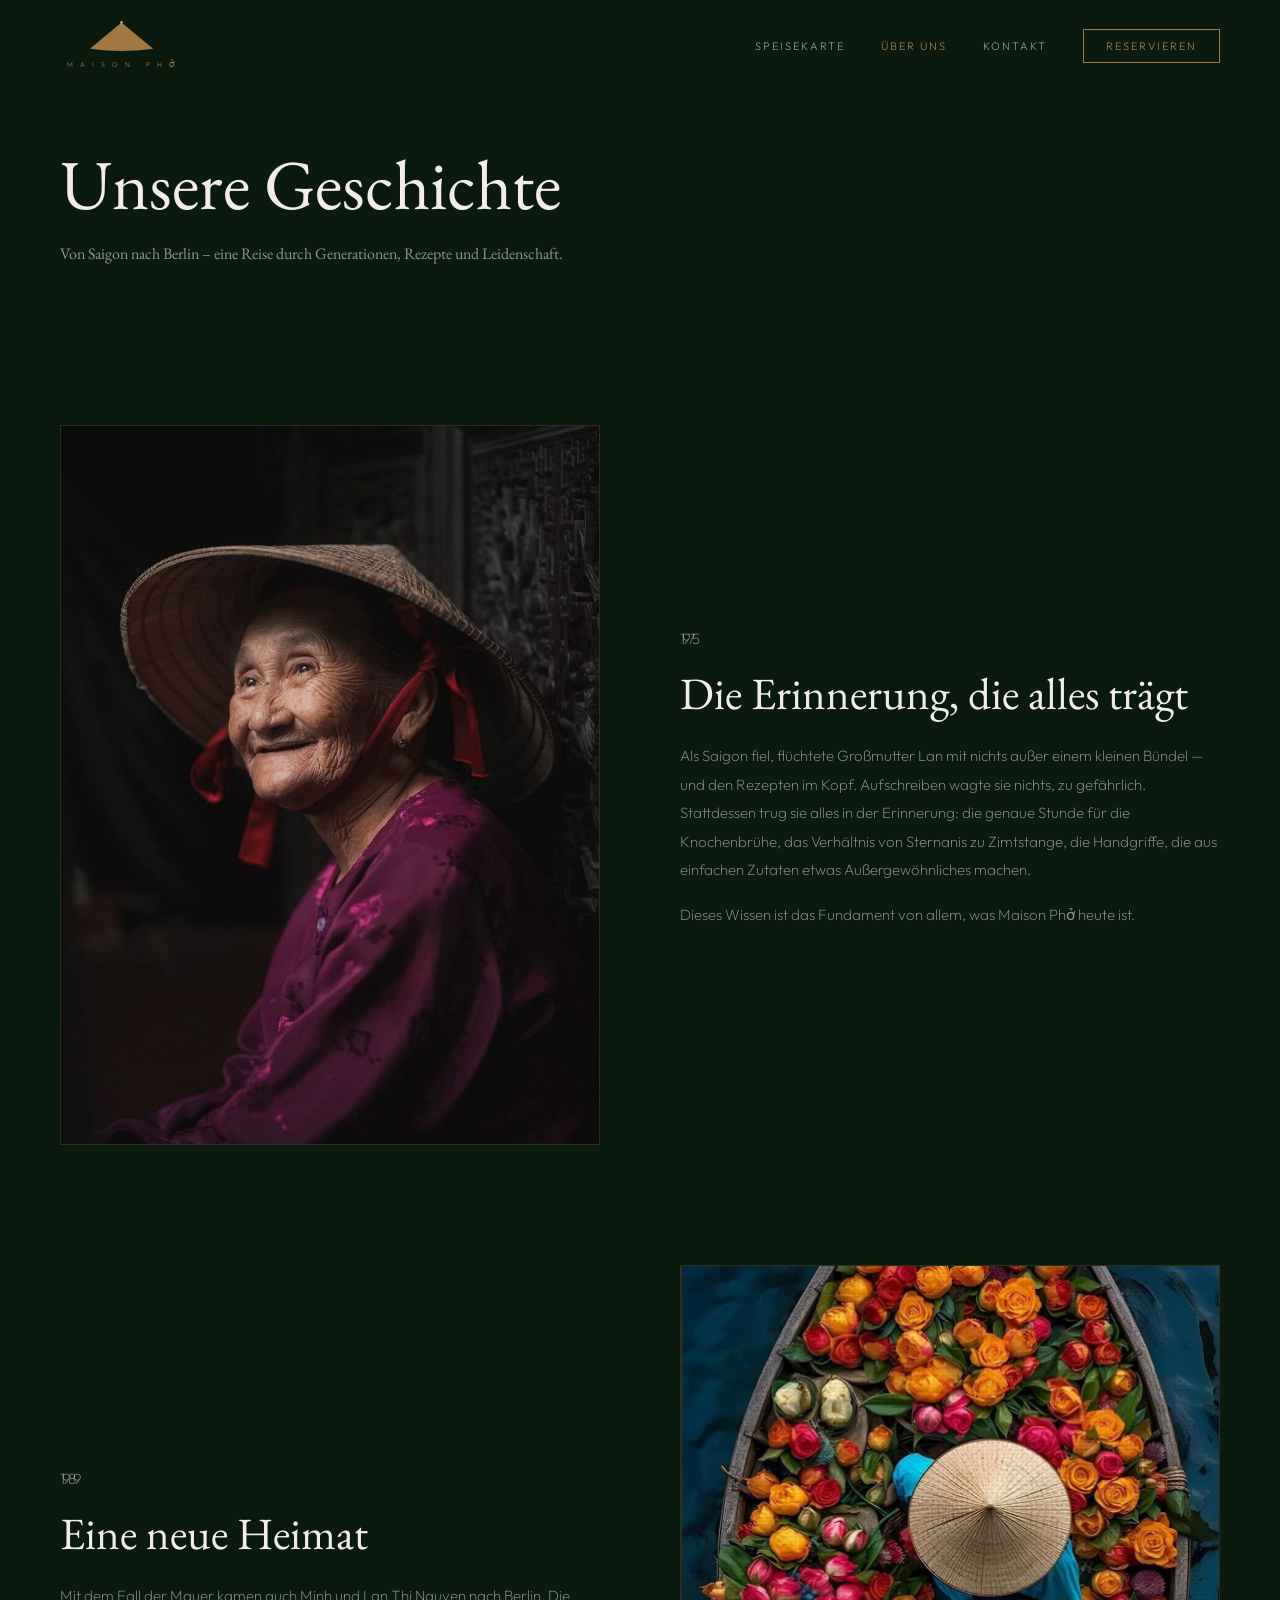
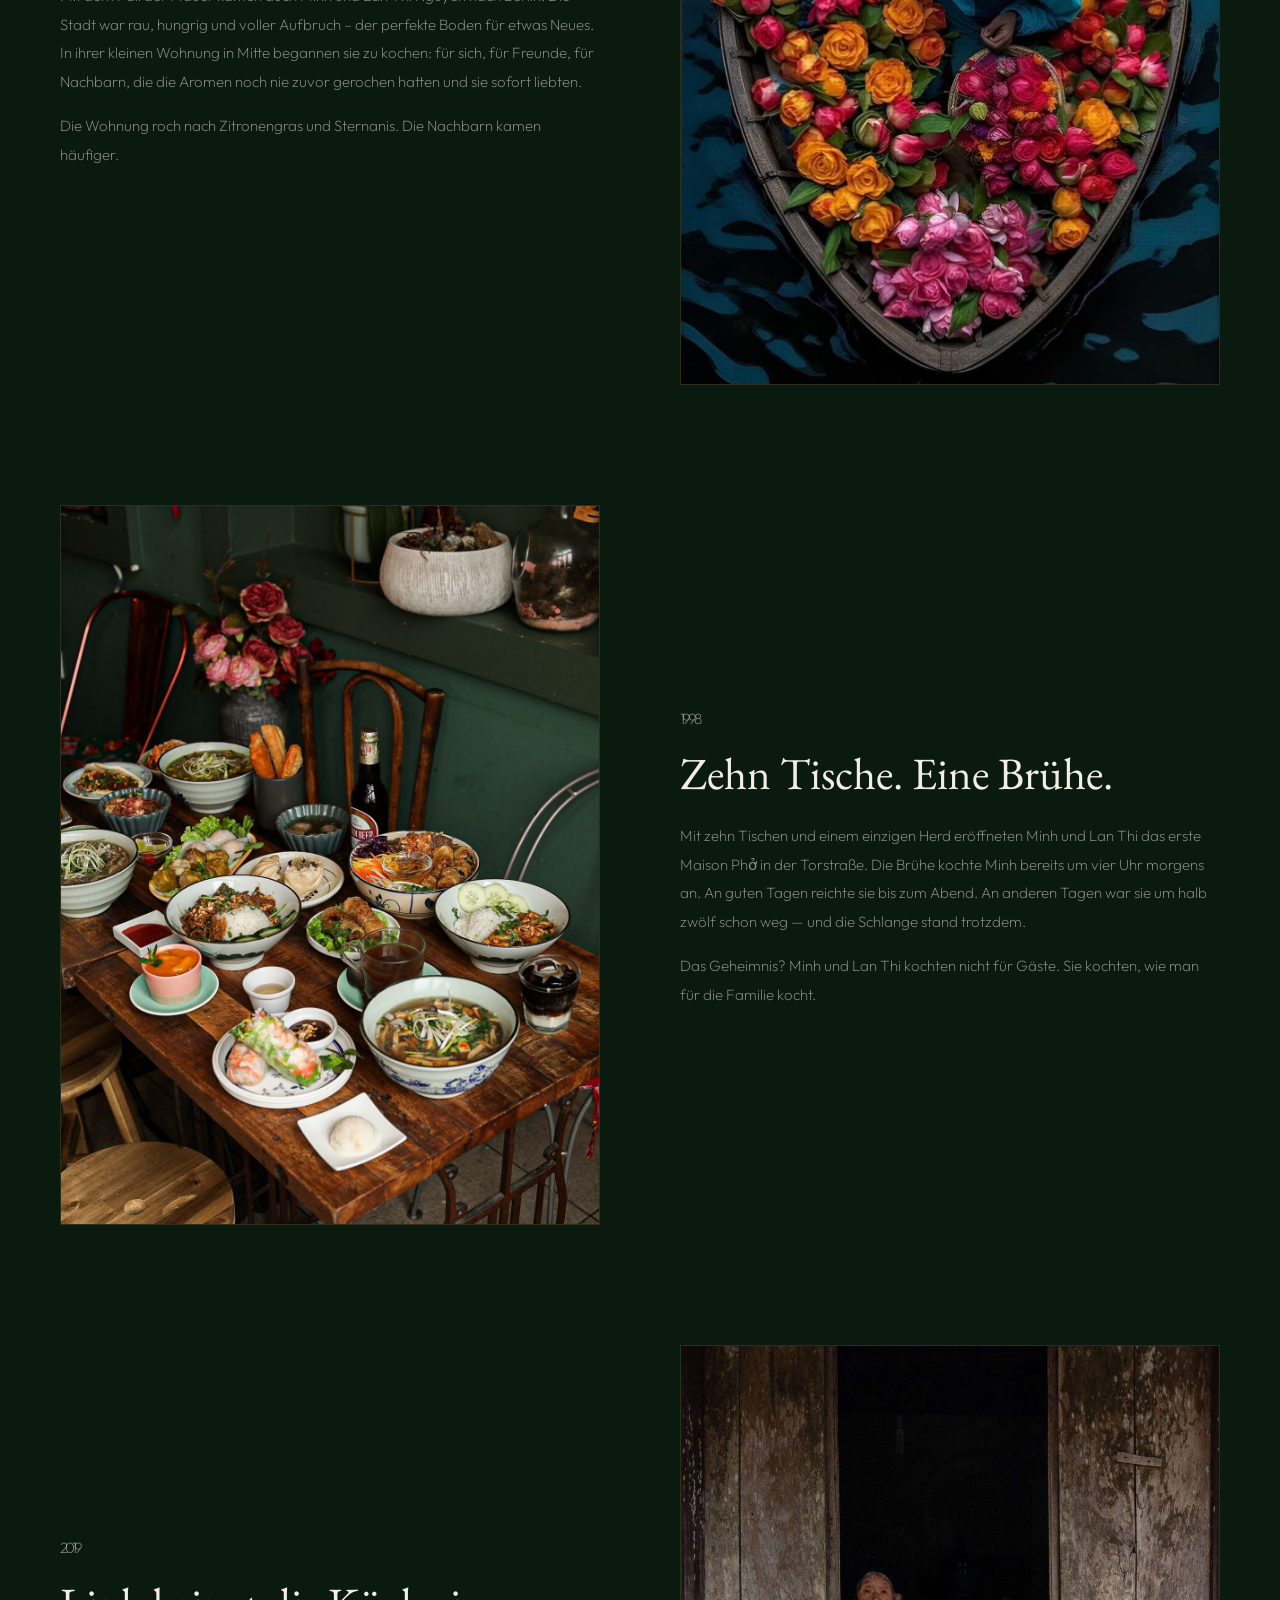
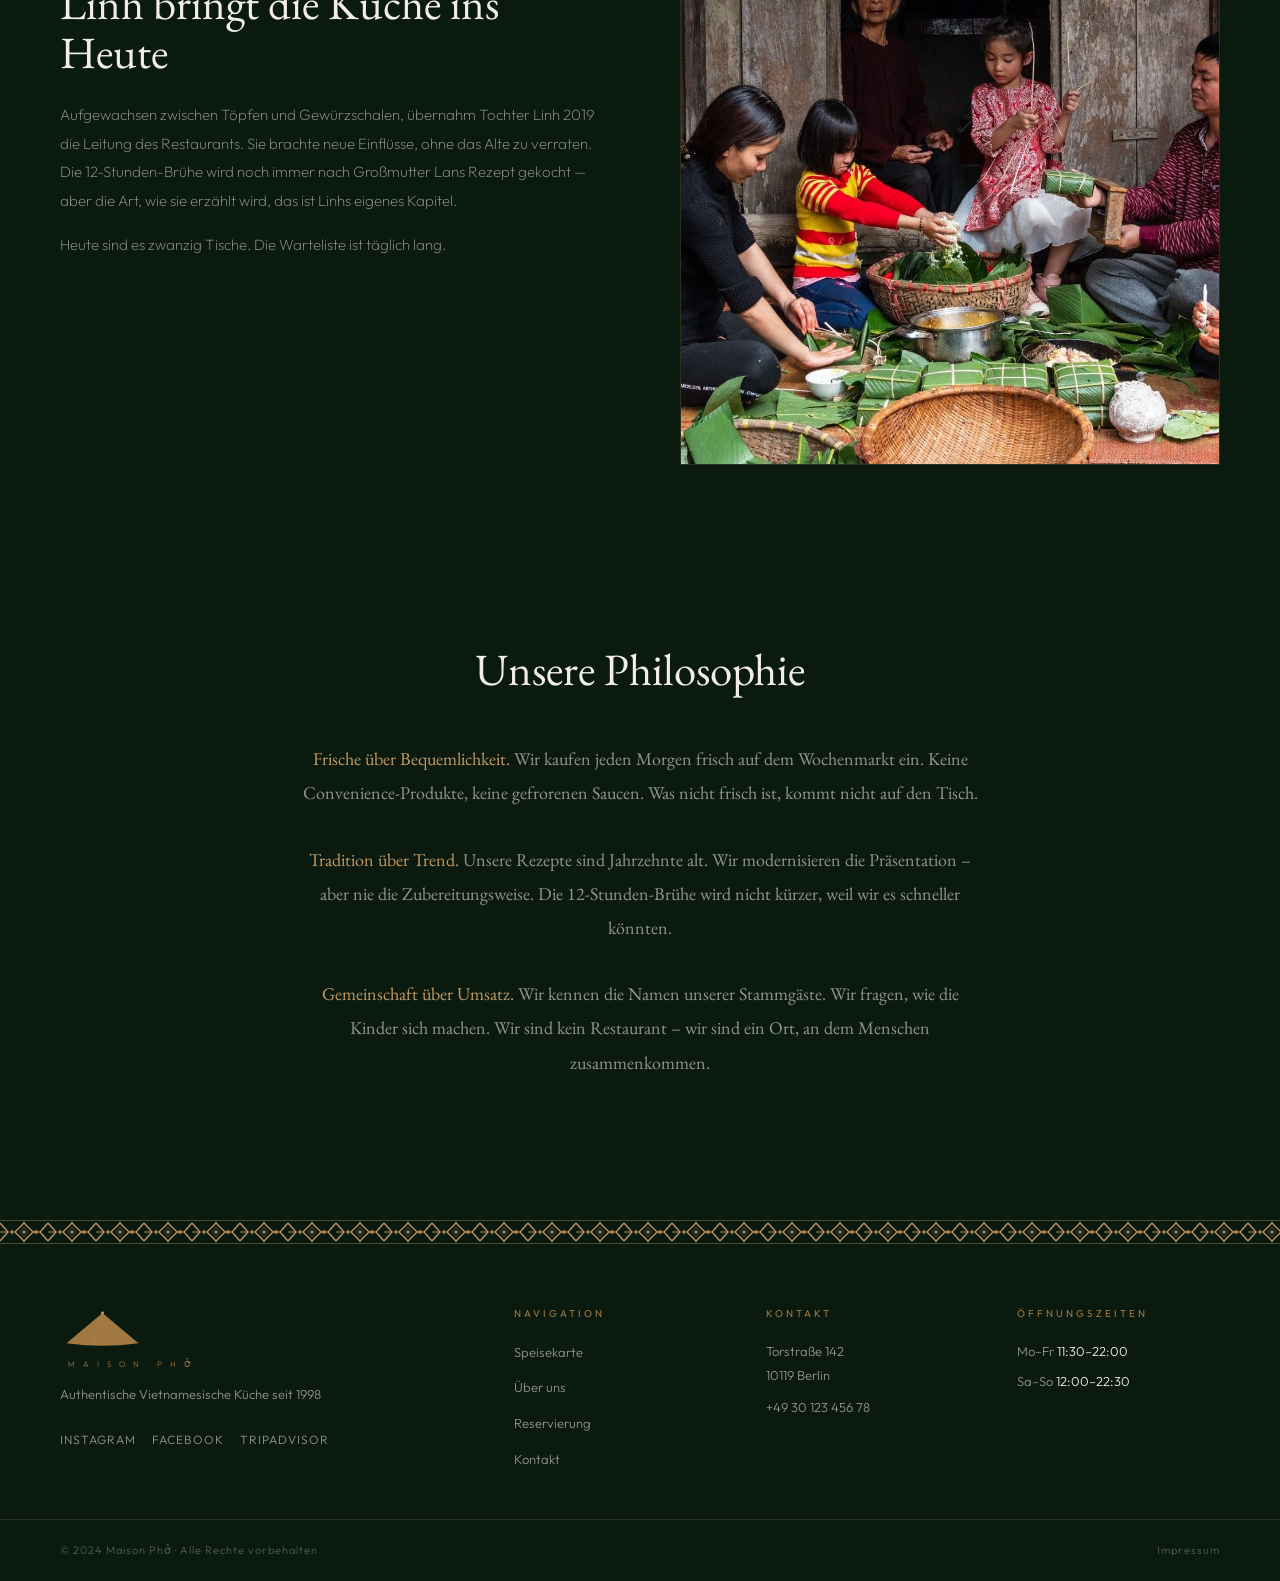
<file: ueber-uns.html>
<!DOCTYPE html>
<html lang="de">
<head>
  <meta charset="UTF-8">
  <meta name="viewport" content="width=device-width, initial-scale=1.0">
  <title>Über uns · Maison Phở Berlin</title>
  <meta name="description" content="Die Geschichte hinter Maison Phở – Familie Nguyen, authentische vietnamesische Küche und Leidenschaft seit 1998.">
  <link href="https://fonts.googleapis.com/css2?family=EB+Garamond:ital,wght@0,400;0,500;0,600;1,400;1,500&family=Outfit:wght@200;300;400&display=swap" rel="stylesheet">
  <link rel="stylesheet" href="css/style.css">
</head>
<body>

  <!-- ===== NAVIGATION ===== -->
  <nav id="main-nav">
    <a class="nav-logo" href="index.html"><svg width="75" height="36" viewBox="0 12 200 98" fill="none" xmlns="http://www.w3.org/2000/svg"><path d="M100,24 L14,96 Q100,108 186,96 Z" fill="#A07840"/><circle cx="100" cy="24" r="3.5" fill="#C49A62"/><path d="M100,27 Q82,62 78,97" fill="none" stroke="rgba(196,154,98,0.45)" stroke-width="1.2"/><circle cx="78" cy="97" r="2" fill="rgba(196,154,98,0.5)"/></svg><span class="nav-logo-mark">MAISON PHỞ</span></a>
    <button class="nav-toggle" aria-label="Menü öffnen" aria-expanded="false">☰</button>
    <ul class="nav-menu">
      <li><a href="speisekarte.html" class="nav-link">Speisekarte</a></li>
      <li><a href="ueber-uns.html" class="nav-link">Über uns</a></li>
      <li><a href="kontakt.html" class="nav-link">Kontakt</a></li>
      <li><a href="reservierung.html" class="nav-link nav-cta">Reservieren</a></li>
    </ul>
  </nav>

  <!-- ===== PAGE HEADER ===== -->
  <header class="page-header">
    <div class="page-header-inner">
      <h1>Unsere <em>Geschichte</em></h1>
      <p>Von Saigon nach Berlin – eine Reise durch Generationen, Rezepte und Leidenschaft.</p>
    </div>
  </header>

  <!-- ===== TIMELINE ===== -->
  <section class="timeline">
    <div class="timeline-inner">

      <!-- 1975 -->
      <div class="timeline-entry fade-in">
        <div class="timeline-img">
          <img src="bilder/image copy 7.png" alt="Saigon 1975 – Die Rezepte">
        </div>
        <div class="timeline-text">
          <p class="timeline-year">1975</p>
          <h2>Die Erinnerung, die <em>alles trägt</em></h2>
          <p>Als Saigon fiel, flüchtete Großmutter Lan mit nichts außer einem kleinen Bündel — und den Rezepten im Kopf. Aufschreiben wagte sie nichts, zu gefährlich. Stattdessen trug sie alles in der Erinnerung: die genaue Stunde für die Knochenbrühe, das Verhältnis von Sternanis zu Zimtstange, die Handgriffe, die aus einfachen Zutaten etwas Außergewöhnliches machen.</p>
          <p>Dieses Wissen ist das Fundament von allem, was Maison Phở heute ist.</p>
        </div>
      </div>

      <!-- 1989 -->
      <div class="timeline-entry timeline-entry--reverse fade-in">
        <div class="timeline-text">
          <p class="timeline-year">1989</p>
          <h2>Eine neue <em>Heimat</em></h2>
          <p>Mit dem Fall der Mauer kamen auch Minh und Lan Thi Nguyen nach Berlin. Die Stadt war rau, hungrig und voller Aufbruch – der perfekte Boden für etwas Neues. In ihrer kleinen Wohnung in Mitte begannen sie zu kochen: für sich, für Freunde, für Nachbarn, die die Aromen noch nie zuvor gerochen hatten und sie sofort liebten.</p>
          <p>Die Wohnung roch nach Zitronengras und Sternanis. Die Nachbarn kamen häufiger.</p>
        </div>
        <div class="timeline-img">
          <img src="bilder/image copy 2.png" alt="Berlin 1989 – Ankunft">
        </div>
      </div>

      <!-- 1998 -->
      <div class="timeline-entry fade-in">
        <div class="timeline-img">
          <img src="bilder/image copy.png" alt="Eröffnung 1998">
        </div>
        <div class="timeline-text">
          <p class="timeline-year">1998</p>
          <h2>Zehn Tische. <em>Eine Brühe.</em></h2>
          <p>Mit zehn Tischen und einem einzigen Herd eröffneten Minh und Lan Thi das erste Maison Phở in der Torstraße. Die Brühe kochte Minh bereits um vier Uhr morgens an. An guten Tagen reichte sie bis zum Abend. An anderen Tagen war sie um halb zwölf schon weg — und die Schlange stand trotzdem.</p>
          <p>Das Geheimnis? Minh und Lan Thi kochten nicht für Gäste. Sie kochten, wie man für die Familie kocht.</p>
        </div>
      </div>

      <!-- 2019 -->
      <div class="timeline-entry timeline-entry--reverse fade-in">
        <div class="timeline-text">
          <p class="timeline-year">2019</p>
          <h2>Linh bringt die <em>Küche ins Heute</em></h2>
          <p>Aufgewachsen zwischen Töpfen und Gewürzschalen, übernahm Tochter Linh 2019 die Leitung des Restaurants. Sie brachte neue Einflüsse, ohne das Alte zu verraten. Die 12-Stunden-Brühe wird noch immer nach Großmutter Lans Rezept gekocht — aber die Art, wie sie erzählt wird, das ist Linhs eigenes Kapitel.</p>
          <p>Heute sind es zwanzig Tische. Die Warteliste ist täglich lang.</p>
        </div>
        <div class="timeline-img">
          <img src="bilder/image copy 8.png" alt="Linh Nguyen 2019">
        </div>
      </div>

    </div>
  </section>

  <!-- ===== VALUES ===== -->
  <section class="about-values">
    <div class="about-values-inner">
      <div class="about-values-header fade-in">
        <h2>Unsere <em>Philosophie</em></h2>
      </div>
      <div class="values-text fade-in">
        <p><em>Frische über Bequemlichkeit.</em> Wir kaufen jeden Morgen frisch auf dem Wochenmarkt ein. Keine Convenience-Produkte, keine gefrorenen Saucen. Was nicht frisch ist, kommt nicht auf den Tisch.</p>
        <p><em>Tradition über Trend.</em> Unsere Rezepte sind Jahrzehnte alt. Wir modernisieren die Präsentation – aber nie die Zubereitungsweise. Die 12-Stunden-Brühe wird nicht kürzer, weil wir es schneller könnten.</p>
        <p><em>Gemeinschaft über Umsatz.</em> Wir kennen die Namen unserer Stammgäste. Wir fragen, wie die Kinder sich machen. Wir sind kein Restaurant – wir sind ein Ort, an dem Menschen zusammenkommen.</p>
      </div>
    </div>
  </section>

<!-- ===== FOOTER ===== -->
  <footer>
    <div class="footer-divider" aria-hidden="true">
      <svg width="100%" height="24" xmlns="http://www.w3.org/2000/svg">
        <defs>
          <pattern id="asian-ornament" x="0" y="0" width="48" height="24" patternUnits="userSpaceOnUse">
            <line x1="0" y1="0.5" x2="48" y2="0.5" stroke="#C49A62" stroke-width="0.7" stroke-opacity="0.5"/>
            <line x1="0" y1="23.5" x2="48" y2="23.5" stroke="#C49A62" stroke-width="0.7" stroke-opacity="0.5"/>
            <line x1="0" y1="12" x2="8" y2="12" stroke="#C49A62" stroke-width="0.9"/>
            <line x1="32" y1="12" x2="40" y2="12" stroke="#C49A62" stroke-width="0.9"/>
            <path d="M24,3 L33,12 L24,21 L15,12 Z" stroke="#C49A62" stroke-width="1.3" fill="none"/>
            <path d="M24,7 L28,12 L24,17 L20,12 Z" stroke="#C49A62" stroke-width="0.7" fill="none" stroke-opacity="0.55"/>
            <circle cx="24" cy="12" r="1.5" fill="#C49A62"/>
            <path d="M0,3 L8,12 L0,21" stroke="#C49A62" stroke-width="1.3" fill="none"/>
            <path d="M48,3 L40,12 L48,21" stroke="#C49A62" stroke-width="1.3" fill="none"/>
            <path d="M12,9.5 L14.5,12 L12,14.5 L9.5,12 Z" fill="#C49A62" opacity="0.7"/>
            <path d="M36,9.5 L38.5,12 L36,14.5 L33.5,12 Z" fill="#C49A62" opacity="0.7"/>
            <line x1="24" y1="0.5" x2="24" y2="3" stroke="#C49A62" stroke-width="0.8" stroke-opacity="0.55"/>
            <line x1="24" y1="21" x2="24" y2="23.5" stroke="#C49A62" stroke-width="0.8" stroke-opacity="0.55"/>
          </pattern>
        </defs>
        <rect x="0" y="0" width="100%" height="24" fill="url(#asian-ornament)"/>
      </svg>
    </div>
    <div class="footer-grid">
      <div>
        <p class="footer-logo"><svg width="85" height="41" viewBox="0 12 200 98" fill="none" xmlns="http://www.w3.org/2000/svg"><path d="M100,24 L14,96 Q100,108 186,96 Z" fill="#A07840"/><circle cx="100" cy="24" r="3.5" fill="#C49A62"/><path d="M100,27 Q82,62 78,97" fill="none" stroke="rgba(196,154,98,0.45)" stroke-width="1.2"/><circle cx="78" cy="97" r="2" fill="rgba(196,154,98,0.5)"/></svg><span class="footer-logo-mark">MAISON PHỞ</span></p>
        <p class="footer-tagline">Authentische Vietnamesische Küche seit 1998</p>
        <div class="footer-social">
          <a href="#">Instagram</a>
          <a href="#">Facebook</a>
          <a href="#">TripAdvisor</a>
        </div>
      </div>
      <div class="footer-col">
        <h4>Navigation</h4>
        <ul>
          <li><a href="speisekarte.html">Speisekarte</a></li>
          <li><a href="ueber-uns.html">Über uns</a></li>
          <li><a href="reservierung.html">Reservierung</a></li>
          <li><a href="kontakt.html">Kontakt</a></li>
        </ul>
      </div>
      <div class="footer-col">
        <h4>Kontakt</h4>
        <p class="hours-entry">Torstraße 142<br>10119 Berlin</p>
        <p class="hours-entry" style="margin-top:8px;"><a href="tel:+493012345678" class="phone-link">+49 30 123 456 78</a></p>
      </div>
      <div class="footer-col">
        <h4>Öffnungszeiten</h4>
        <p class="hours-entry">Mo–Fr <span>11:30–22:00</span></p>
        <p class="hours-entry">Sa–So <span>12:00–22:30</span></p>
      </div>
    </div>
    <div class="footer-bottom">
      <p>© 2024 Maison Phở · Alle Rechte vorbehalten</p>
      <a href="impressum.html">Impressum</a>
    </div>
  </footer>

  <script src="js/main.js"></script>
</body>
</html>
</file>
<file: css/style.css>
/* =========================================================
   Maison Phở · Saigon Luxe Design System
   EB Garamond (serif) + Outfit (sans)
   ========================================================= */

/* --- Variables ------------------------------------------ */
:root {
  --deep:      #0A1A0F;
  --green:     #0D2818;
  --green-mid: #1A3525;
  --gold:      #A07840;
  --gold-lt:   #C49A62;
  --gold-dk:   #6B4C28;
  --cream:     #F2EDE5;
  --cream2:    #E8DDD0;
  --muted:     rgba(242,237,229,0.58);
  --muted2:    rgba(242,237,229,0.32);
  --border:    rgba(160,120,64,0.22);

  --font-serif: 'EB Garamond', Georgia, serif;
  --font-sans:  'Outfit', sans-serif;

  --nav-h: 90px;
  --max-w: 1280px;
}

/* --- Reset ---------------------------------------------- */
*, *::before, *::after { margin: 0; padding: 0; box-sizing: border-box; }
html { scroll-behavior: smooth; }
body {
  background: var(--deep);
  color: var(--cream);
  font-family: var(--font-sans);
  font-weight: 300;
  line-height: 1.6;
  overflow-x: hidden;
}
img { display: block; max-width: 100%; }
a { color: inherit; text-decoration: none; }
ul { list-style: none; }
button { cursor: pointer; background: none; border: none; font: inherit; }

/* --- Typography ------------------------------------------ */
h1, h2, h3, h4 { font-family: var(--font-serif); font-weight: 400; line-height: 1.1; }
h1 { font-size: clamp(44px, 5.5vw, 76px); }
h2 { font-size: clamp(32px, 3.5vw, 48px); }
h3 { font-size: clamp(22px, 2.5vw, 32px); }
h4 { font-size: clamp(16px, 1.8vw, 20px); }
p  { font-size: 15px; line-height: 1.85; }
em { font-style: italic; }
h1 em, h2 em, h3 em { font-style: normal; color: inherit; }

.eyebrow {
  font-family: var(--font-sans);
  font-size: 10px; letter-spacing: 4px;
  text-transform: uppercase; color: var(--gold);
  font-weight: 300;
}
.section-title { font-family: var(--font-serif); margin-bottom: 12px; }
.gold { color: var(--gold); }
.italic { font-style: italic; }

/* --- Layout --------------------------------------------- */
.container { max-width: var(--max-w); margin: 0 auto; padding: 0 60px; }
.section { padding: 100px 0; }
.section-inner { max-width: var(--max-w); margin: 0 auto; padding: 0 60px; }

/* Gold divider line */
.gold-rule {
  height: 1px;
  background: linear-gradient(90deg, transparent, var(--gold), transparent);
  border: none; margin: 0;
}
.gold-rule--short { width: 80px; background: var(--gold); opacity: 0.5; }

/* --- Image Placeholders ---------------------------------- */
.img-placeholder {
  background: linear-gradient(150deg, var(--green-mid) 0%, var(--green) 100%);
  position: relative; overflow: hidden;
}
.img-placeholder::after {
  content: '';
  position: absolute; inset: 0;
  background: radial-gradient(ellipse at 50% 40%, rgba(160,120,64,0.12) 0%, transparent 60%);
}
.img-placeholder--warm {
  background: linear-gradient(150deg, #2A1C0A 0%, #3A2810 100%);
}
.img-placeholder--cool {
  background: linear-gradient(150deg, #0A1520 0%, #1A2835 100%);
}
.img-placeholder--mid {
  background: linear-gradient(150deg, #1C2A18 0%, #243020 100%);
}

/* --- Buttons -------------------------------------------- */
.btn {
  display: inline-block;
  font-family: var(--font-sans); font-weight: 400;
  font-size: 11px; letter-spacing: 3px; text-transform: uppercase;
  padding: 14px 36px;
  transition: all 0.25s ease;
}
.btn--gold {
  background: var(--gold); color: var(--deep);
}
.btn--gold:hover { background: var(--gold-lt); }
.btn--outline {
  border: 1px solid rgba(160,120,64,0.45); color: var(--gold);
}
.btn--outline:hover { border-color: var(--gold); background: rgba(160,120,64,0.08); }
.btn--dark {
  background: var(--deep); color: var(--cream);
  border: 1px solid rgba(245,239,230,0.15);
}
.btn--dark:hover { border-color: var(--gold); color: var(--gold); }

/* =========================================================
   NAVIGATION
   ========================================================= */
#main-nav {
  position: fixed; top: 0; left: 0; right: 0; z-index: 1000;
  height: var(--nav-h);
  display: flex; align-items: center; justify-content: space-between;
  padding: 0 60px;
  transition: background 0.35s ease, border-color 0.35s ease;
  border-bottom: 1px solid transparent;
}
#main-nav.scrolled {
  background: rgba(10,26,15,0.96);
  backdrop-filter: blur(12px);
  border-bottom-color: var(--border);
}
.nav-logo {
  display: flex;
  flex-direction: column;
  align-items: center;
  gap: 5px;
  text-decoration: none;
}
.nav-logo svg { flex-shrink: 0; }
.nav-logo-mark {
  font-family: var(--font-sans);
  font-size: 7px;
  font-weight: 300;
  letter-spacing: 7px;
  color: var(--gold);
  padding-left: 7px;
  text-transform: uppercase;
}
.nav-menu { display: flex; gap: 36px; align-items: center; }
.nav-link {
  font-size: 11px; letter-spacing: 2px; text-transform: uppercase;
  font-family: var(--font-sans); font-weight: 300;
  color: var(--muted); transition: color 0.2s;
}
.nav-link:hover, .nav-link.active { color: var(--gold); }
.nav-cta {
  border: 1px solid var(--gold); color: var(--gold) !important;
  padding: 9px 22px;
  transition: background 0.2s, color 0.2s;
}
.nav-cta:hover { background: var(--gold); color: var(--deep) !important; }
.nav-toggle {
  display: none; color: var(--cream); font-size: 22px;
}

/* =========================================================
   FOOTER
   ========================================================= */
footer {
  background: var(--deep);
  padding: 0;
}
.footer-divider { line-height: 0; overflow: hidden; }
.footer-grid {
  max-width: var(--max-w); margin: 0 auto; padding: 0 60px;
  display: grid; grid-template-columns: 2fr 1fr 1fr 1fr; gap: 48px;
  padding-top: 64px; padding-bottom: 48px;
}
.footer-logo {
  display: flex;
  flex-direction: column;
  align-items: flex-start;
  gap: 8px;
  margin-bottom: 10px;
}
.footer-logo-mark {
  font-family: var(--font-sans);
  font-size: 8px;
  font-weight: 300;
  letter-spacing: 8px;
  color: var(--gold);
  padding-left: 8px;
  text-transform: uppercase;
}
.footer-tagline { font-size: 13px; color: var(--muted); font-weight: 300; margin-bottom: 24px; }
.footer-social { display: flex; gap: 16px; }
.footer-social a { font-size: 12px; color: var(--muted); letter-spacing: 1px; text-transform: uppercase; transition: color 0.2s; }
.footer-social a:hover { color: var(--gold); }
.footer-col h4 {
  font-family: var(--font-sans); font-size: 10px; letter-spacing: 3px;
  text-transform: uppercase; color: var(--gold); margin-bottom: 20px; font-weight: 400;
}
.footer-col ul { display: flex; flex-direction: column; gap: 10px; }
.footer-col a, .footer-col p { font-size: 13px; color: var(--muted); font-weight: 300; transition: color 0.2s; }
.footer-col a:hover { color: var(--cream); }
.footer-col .hours-entry { font-size: 13px; color: var(--muted); margin-bottom: 6px; }
.footer-col .hours-entry span { color: var(--cream-dk, var(--cream)); }
.footer-impressum {
  display: inline-block;
  margin-top: 20px;
  font-size: 11px;
  color: var(--muted2);
  letter-spacing: 1.5px;
  text-transform: uppercase;
  transition: color 0.2s;
}
.footer-bottom {
  max-width: var(--max-w); margin: 0 auto; padding: 20px 60px;
  border-top: 1px solid var(--border);
  display: flex; justify-content: space-between; align-items: center;
}
.footer-bottom p, .footer-bottom a {
  font-size: 11px; color: var(--muted2); letter-spacing: 1px;
  font-family: var(--font-sans); font-weight: 300;
}
.footer-bottom a:hover { color: var(--gold); }

/* =========================================================
   PAGE HEADER (subpages)
   ========================================================= */
.page-header {
  padding-top: var(--nav-h);
  background: var(--deep);
  padding-bottom: 56px;
}
.page-header-inner {
  max-width: var(--max-w); margin: 0 auto; padding: 56px 60px 0;
}
.page-header .eyebrow { margin-bottom: 16px; }
.page-header h1 { margin-bottom: 0; }
.page-header p { font-size: 16px; color: var(--muted); margin-top: 16px; max-width: 560px; font-family: var(--font-serif); }

/* =========================================================
   HOME — HERO
   ========================================================= */
.hero {
  min-height: 100vh;
  position: relative;
  padding-top: var(--nav-h);
  display: flex;
  align-items: center;
  overflow: hidden;
}
.hero-bg {
  position: absolute; inset: 0;
  background-image: url('../bilder/titelbild.png');
  background-size: cover;
  background-position: center 40%;
  background-repeat: no-repeat;
}
.hero-overlay {
  position: absolute; inset: 0;
  background:
    linear-gradient(105deg, rgba(8,20,12,0.90) 0%, rgba(8,20,12,0.60) 45%, rgba(8,20,12,0.20) 100%),
    linear-gradient(to top, rgba(8,20,12,0.75) 0%, transparent 45%);
}
.hero-content {
  position: relative; z-index: 1;
  max-width: var(--max-w); margin: 0 auto; padding: 0 60px;
}
.hero-content h1 {
  margin-bottom: 22px;
  font-family: var(--font-sans);
  font-weight: 300;
  letter-spacing: 0.18em;
  text-transform: uppercase;
  color: var(--gold-lt);
}
.hero-content h1 em { color: var(--gold-lt); font-style: normal; }
.hero-sub {
  font-size: 17px; line-height: 1.85; color: var(--muted);
  max-width: 500px; margin-bottom: 48px; font-weight: 200;
  font-family: var(--font-serif);
}
.hero-btns { display: flex; gap: 14px; flex-wrap: wrap; }

/* Dish cards with real images */
.dish-card img {
  position: absolute; inset: 0;
  width: 100%; height: 100%;
  object-fit: cover;
  transition: transform 0.55s ease;
}
.dish-card:hover img { transform: scale(1.04); }

/* Gallery with real images */
.gallery-item img {
  width: 100%; height: 100%;
  object-fit: cover;
  transition: transform 0.55s ease;
}
.gallery-item:hover img { transform: scale(1.05); }

/* Story/About with real images */
.story-img img,
.about-img img {
  width: 100%; height: 100%;
  object-fit: cover;
}

/* =========================================================
   HOME — KONZEPT SECTION
   ========================================================= */
.konzept-section {
  padding: 120px 0 100px;
  background: var(--deep);
}
.konzept-inner {
  max-width: var(--max-w); margin: 0 auto; padding: 0 60px;
  max-width: 780px;
}
.konzept-section .eyebrow { margin-bottom: 20px; }
.konzept-section h2 { margin-bottom: 28px; }
.konzept-section h2 em { color: var(--gold-lt); }
.konzept-text {
  font-family: var(--font-serif);
  font-size: 19px;
  line-height: 1.9;
  color: var(--muted);
  font-weight: 400;
}

/* =========================================================
   HOME — HIGHLIGHT DISHES
   ========================================================= */
.dishes-section { background: var(--deep); padding: 100px 0; }
.dishes-header {
  display: flex; justify-content: space-between; align-items: baseline;
  margin-bottom: 40px;
}
.dishes-header h2 {}
.dishes-header a {
  font-size: 10px; letter-spacing: 3px; text-transform: uppercase;
  color: var(--gold); font-family: var(--font-sans); font-weight: 300;
  transition: opacity 0.2s;
}
.dishes-header a:hover { opacity: 0.7; }
.dishes-grid { display: grid; grid-template-columns: repeat(3, 1fr); gap: 2px; }
.dish-card {
  position: relative; aspect-ratio: 3/4; overflow: hidden; cursor: pointer;
}
.dish-card-bg {
  position: absolute; inset: 0;
  transition: transform 0.55s ease;
}
.dish-card:hover .dish-card-bg { transform: scale(1.04); }
.dish-card-emoji {
  position: absolute; top: 50%; left: 50%;
  transform: translate(-50%, -58%);
  font-size: 64px; opacity: 0.35;
  transition: opacity 0.3s; pointer-events: none;
}
.dish-card:hover .dish-card-emoji { opacity: 0.55; }
.dish-card-info {
  position: absolute; bottom: 0; left: 0; right: 0;
  padding: 20px 24px;
  background: linear-gradient(transparent, rgba(4,12,6,0.92));
}
.dish-card-vn {
  font-size: 9px; letter-spacing: 2px; color: var(--gold);
  margin-bottom: 5px; font-family: var(--font-sans); font-weight: 300;
  text-transform: uppercase;
}
.dish-card-de { font-family: var(--font-serif); font-size: 18px; }
.dish-card-price {
  font-size: 13px; color: var(--gold-lt); margin-top: 6px;
  font-family: var(--font-sans); font-weight: 200;
}
.dish-card-link {
  display: block; margin-top: 10px;
  font-size: 10px; letter-spacing: 2px; text-transform: uppercase;
  color: rgba(245,239,230,0.5); font-family: var(--font-sans); font-weight: 300;
  transition: color 0.2s;
}
.dish-card:hover .dish-card-link { color: var(--gold); }

/* =========================================================
   HOME — STORY TEASER
   ========================================================= */
.story-teaser { padding: 100px 0; }
.story-teaser-inner {
  display: grid; grid-template-columns: 1fr 1fr; gap: 80px; align-items: center;
}
.story-img {
  aspect-ratio: 4/5; border: 1px solid var(--border);
}
.story-img .img-placeholder { width: 100%; height: 100%; }
.story-text .eyebrow { margin-bottom: 20px; }
.story-text h2 { margin-bottom: 20px; }
.story-text p { color: var(--muted); margin-bottom: 20px; font-weight: 200; max-width: 480px; }
.story-text .btn { margin-top: 16px; }

/* =========================================================
   HOME — RESERVATION CTA BANNER
   ========================================================= */
.res-cta {
  background:
    linear-gradient(90deg, rgba(107,76,40,0.3) 0%, transparent 30%, transparent 70%, rgba(107,76,40,0.3) 100%),
    linear-gradient(180deg, #251A0E 0%, #1E1610 50%, #251A0E 100%);
  border-top: 1px solid rgba(160,120,64,0.2);
  border-bottom: 1px solid rgba(160,120,64,0.2);
  padding: 56px 0;
  position: relative;
}
.res-cta::before {
  content: '';
  position: absolute; inset: 0;
  background: radial-gradient(ellipse at 50% 50%, rgba(160,120,64,0.12) 0%, transparent 65%);
  pointer-events: none;
}
.res-cta-inner {
  max-width: var(--max-w); margin: 0 auto; padding: 0 60px;
  display: flex; justify-content: space-between; align-items: center;
  position: relative; z-index: 1;
}
.res-cta h2 {
  color: var(--cream); font-size: clamp(26px, 3vw, 40px);
}
.res-cta p { color: var(--muted); font-size: 15px; margin-top: 8px; font-weight: 300; }
.res-cta .btn--dark {
  border: 1px solid rgba(160,120,64,0.5);
  color: var(--gold-lt);
}
.res-cta .btn--dark:hover {
  background: rgba(160,120,64,0.15);
  border-color: var(--gold-lt);
  color: var(--cream);
}

/* =========================================================
   HOME — REVIEWS INTRO
   ========================================================= */
.reviews-intro-section { padding: 80px 0 60px; }
.reviews-intro-inner {
  display: grid; grid-template-columns: 1fr 1fr; gap: 80px; align-items: center;
}
.reviews-intro-img {
  aspect-ratio: 3/2; border: 1px solid var(--border); overflow: hidden;
}
.reviews-intro-img img { width: 100%; height: 100%; object-fit: cover; }
.reviews-intro-text .eyebrow { margin-bottom: 20px; }
.reviews-intro-text h2 { margin-bottom: 20px; }
.reviews-intro-text p { color: var(--muted); font-weight: 200; max-width: 480px; }

/* =========================================================
   HOME — REVIEWS
   ========================================================= */
.reviews { padding: 40px 0 100px; background: var(--deep); overflow: hidden; }
.reviews-header { margin-bottom: 56px; padding: 0 60px; max-width: var(--max-w); margin-left: auto; margin-right: auto; }
.reviews-track-wrapper {
  overflow: hidden;
  padding: 0 0 20px;
}
.reviews-track {
  display: flex; gap: 64px; width: max-content;
  animation: marquee-right 50s linear infinite;
}
.reviews-track-wrapper:hover .reviews-track { animation-play-state: paused; }
@keyframes marquee-right {
  from { transform: translateX(-50%); }
  to   { transform: translateX(0); }
}
.review-card { width: 300px; flex-shrink: 0; }
.review-stars { color: var(--gold); font-size: 13px; letter-spacing: 3px; margin-bottom: 18px; }
.review-headline {
  font-family: var(--font-sans);
  font-size: 20px; font-weight: 400;
  letter-spacing: 1.5px; text-transform: uppercase;
  color: var(--gold-lt); line-height: 1.2;
  margin-bottom: 16px;
}
.review-text {
  font-family: var(--font-serif); font-style: italic;
  font-size: 15px; line-height: 1.8; color: var(--muted); margin-bottom: 20px;
}
.review-author { font-size: 11px; color: var(--muted2); letter-spacing: 2px; text-transform: uppercase; font-weight: 300; }
.review-source { display: none; }

/* =========================================================
   HOME — LOCATION + HOURS
   ========================================================= */
.location { padding: 100px 0; }
.location-inner {
  display: grid; grid-template-columns: 1fr 1fr; gap: 2px;
}
.location-map {
  background: var(--green-mid);
  min-height: 360px; display: flex; align-items: center; justify-content: center;
  position: relative; border: 1px solid var(--border);
}
.map-placeholder-label {
  font-family: var(--font-sans); font-size: 11px; letter-spacing: 3px;
  text-transform: uppercase; color: var(--muted); text-align: center;
}
.map-pin { font-size: 36px; margin-bottom: 12px; }
.location-info {
  background: transparent; padding: 56px;
  border: 1px solid var(--border);
  display: flex; flex-direction: column; justify-content: center;
}
.location-info .eyebrow { margin-bottom: 16px; }
.location-info h2 { margin-bottom: 28px; }
.location-detail { display: flex; gap: 16px; margin-bottom: 20px; align-items: flex-start; }
.location-detail-icon { font-size: 18px; flex-shrink: 0; margin-top: 2px; }
.location-detail-label { font-size: 10px; letter-spacing: 2px; text-transform: uppercase; color: var(--gold); font-family: var(--font-sans); font-weight: 300; margin-bottom: 4px; }
.location-detail-value { font-size: 14px; color: var(--cream); font-weight: 300; line-height: 1.7; }
.phone-link { color: var(--gold-lt); transition: color 0.2s; }
.phone-link:hover { color: var(--gold); }

/* =========================================================
   MENU — SPEISEKARTE
   ========================================================= */
.menu { padding: 72px 0; }
.menu-inner { max-width: var(--max-w); margin: 0 auto; padding: 0 60px; }
.menu-tabs { display: flex; gap: 0; border-bottom: 1px solid var(--border); margin-bottom: 56px; }
.menu-tab {
  padding: 14px 28px;
  font-family: var(--font-sans); font-size: 11px; letter-spacing: 2px; text-transform: uppercase; font-weight: 300;
  color: var(--muted); cursor: pointer;
  border-bottom: 2px solid transparent; margin-bottom: -1px;
  transition: color 0.2s, border-color 0.2s;
  background: none;
}
.menu-tab:hover { color: var(--cream); }
.menu-tab.active { color: var(--gold); border-bottom-color: var(--gold); }
.menu-section { margin-bottom: 60px; }
.menu-section-title {
  font-family: var(--font-serif); font-size: 28px;
  color: var(--gold-lt); margin-bottom: 4px;
}
.menu-section-sub { font-size: 12px; color: var(--muted); letter-spacing: 2px; text-transform: uppercase; font-family: var(--font-sans); margin-bottom: 28px; font-weight: 300; }
.menu-divider { height: 1px; background: var(--border); margin-bottom: 28px; }
.menu-items { display: flex; flex-direction: column; gap: 0; }
.menu-item {
  display: flex; justify-content: space-between; align-items: baseline;
  padding: 18px 0; border-bottom: 1px solid rgba(160,120,64,0.08);
  gap: 24px;
}
.menu-item:last-child { border-bottom: none; }
.menu-item-left { flex: 1; }
.dish-name { font-family: var(--font-serif); font-size: 19px; font-weight: 400; margin-bottom: 4px; }
.dish-desc { font-size: 13px; color: var(--muted); font-weight: 200; max-width: 500px; }
.dish-allergens { font-size: 10px; color: rgba(245,239,230,0.3); margin-top: 6px; letter-spacing: 0.5px; }
.menu-item-right { flex-shrink: 0; text-align: right; }
.price {
  font-family: var(--font-serif); font-size: 18px; color: var(--gold-lt);
}
.menu-note {
  font-size: 12px; color: var(--muted2); font-style: italic; margin-top: 40px;
  border-top: 1px solid var(--border); padding-top: 20px;
  font-family: var(--font-serif);
}
.menu-cta { margin-top: 64px; text-align: center; padding: 56px; background: var(--green); border: 1px solid var(--border); }
.menu-cta h3 { margin-bottom: 12px; }
.menu-cta p { color: var(--muted); font-weight: 200; margin-bottom: 28px; max-width: 480px; margin-left: auto; margin-right: auto; }

/* =========================================================
   ÜBER UNS — TIMELINE
   ========================================================= */
.timeline { padding: 100px 0; }
.timeline-inner { max-width: var(--max-w); margin: 0 auto; padding: 0 60px; }

.timeline-entry {
  display: grid;
  grid-template-columns: 1fr 1fr;
  gap: 80px;
  align-items: center;
  margin-bottom: 120px;
}
.timeline-entry:last-child { margin-bottom: 0; }

.timeline-entry--reverse .timeline-img { order: 2; }
.timeline-entry--reverse .timeline-text { order: 1; }

.timeline-year {
  font-family: var(--font-sans);
  font-size: clamp(72px, 11vw, 130px);
  font-weight: 200;
  color: rgba(160,120,64,0.10);
  line-height: 0.85;
  letter-spacing: -3px;
  margin-bottom: -4px;
  pointer-events: none;
  user-select: none;
}

.timeline-img {
  aspect-ratio: 3/4;
  overflow: hidden;
  border: 1px solid var(--border);
}
.timeline-img img {
  width: 100%;
  height: 100%;
  object-fit: cover;
  transition: transform 0.8s ease;
}
.timeline-entry:hover .timeline-img img { transform: scale(1.03); }

.timeline-text .eyebrow { margin-bottom: 14px; }
.timeline-text h2 { margin-bottom: 24px; }
.timeline-text p { color: var(--muted); font-weight: 200; margin-bottom: 16px; line-height: 1.9; font-size: 15px; }

/* =========================================================
   ÜBER UNS — VALUES
   ========================================================= */
.about-values { padding: 80px 0 140px; background: var(--deep); }
.about-values-inner { max-width: var(--max-w); margin: 0 auto; padding: 0 60px; text-align: center; }
.about-values-header { margin-bottom: 48px; }
.about-values-header .eyebrow { margin-bottom: 16px; }
.values-grid { display: grid; grid-template-columns: repeat(3, 1fr); gap: 2px; }
.value-card { padding: 40px; background: var(--green); border: 1px solid var(--border); }
.value-title { font-family: var(--font-serif); font-size: 22px; margin-bottom: 16px; }
.value-text { font-size: 14px; color: var(--muted); font-weight: 200; line-height: 1.8; }

.values-text {
  max-width: 680px;
  margin: 0 auto;
  text-align: center;
  display: flex;
  flex-direction: column;
  gap: 32px;
}
.values-text p {
  font-family: var(--font-serif);
  font-size: 18px;
  line-height: 1.9;
  color: var(--muted);
  font-weight: 400;
}
.values-text p em {
  color: var(--gold-lt);
  font-style: normal;
}

/* =========================================================
   RESERVIERUNG
   ========================================================= */
.reservation { padding: 80px 0; }
.reservation-inner {
  max-width: 860px; margin: 0 auto; padding: 0 60px;
}
.reservation-intro { margin-bottom: 48px; }
.reservation-intro h2 { margin-bottom: 16px; }
.reservation-intro p { color: var(--muted); font-weight: 200; font-family: var(--font-serif); font-size: 16px; }

.res-form { display: flex; flex-direction: column; gap: 24px; }
.form-row { display: grid; grid-template-columns: 1fr 1fr; gap: 24px; }
.form-group { display: flex; flex-direction: column; gap: 8px; }
.form-group label {
  font-size: 10px; letter-spacing: 3px; text-transform: uppercase;
  color: var(--gold); font-family: var(--font-sans); font-weight: 300;
}
.form-group input,
.form-group select,
.form-group textarea {
  background: var(--green);
  border: 1px solid var(--border);
  color: var(--cream); padding: 14px 18px;
  font-family: var(--font-sans); font-size: 14px; font-weight: 300;
  outline: none; transition: border-color 0.2s;
  -webkit-appearance: none; appearance: none;
}
.form-group input:focus,
.form-group select:focus,
.form-group textarea:focus { border-color: var(--gold); }
.form-group input::placeholder,
.form-group textarea::placeholder { color: var(--muted2); }
.form-group select option { background: var(--green); }
.form-group textarea { resize: vertical; min-height: 100px; }
.form-submit { align-self: flex-start; margin-top: 8px; }
.form-note { font-size: 12px; color: var(--muted2); font-family: var(--font-serif); margin-top: 16px; }

.res-alt { margin-top: 64px; padding: 40px; background: var(--green); border: 1px solid var(--border); }
.res-alt h3 { font-size: 22px; margin-bottom: 12px; }
.res-alt p { color: var(--muted); font-weight: 200; margin-bottom: 16px; }
.res-alt .phone-link { font-family: var(--font-serif); font-size: 28px; color: var(--gold-lt); display: block; margin-top: 8px; }

/* =========================================================
   GALERIE
   ========================================================= */
.gallery { padding: 72px 0; }
.gallery-inner { max-width: var(--max-w); margin: 0 auto; padding: 0 60px; }
.gallery-filters { display: flex; gap: 0; margin-bottom: 40px; border-bottom: 1px solid var(--border); }
.gallery-filter {
  padding: 12px 24px; font-family: var(--font-sans); font-size: 11px;
  letter-spacing: 2px; text-transform: uppercase; font-weight: 300;
  color: var(--muted); cursor: pointer;
  border-bottom: 2px solid transparent; margin-bottom: -1px;
  background: none; transition: color 0.2s, border-color 0.2s;
}
.gallery-filter.active { color: var(--gold); border-bottom-color: var(--gold); }
.gallery-filter:hover { color: var(--cream); }

#masonry-grid {
  display: grid;
  grid-template-columns: repeat(3, 1fr);
  grid-auto-rows: 260px;
  gap: 3px;
}
.gallery-item { overflow: hidden; cursor: pointer; position: relative; }
.gallery-item .img-placeholder { width: 100%; height: 100%; transition: transform 0.55s ease; }
.gallery-item:hover .img-placeholder { transform: scale(1.05); }
.gallery-item--tall { grid-row: span 2; }
.gallery-item--wide { grid-column: span 2; }
.gallery-overlay {
  position: absolute; inset: 0;
  background: rgba(10,26,15,0); display: flex; align-items: flex-end;
  padding: 20px; transition: background 0.3s;
}
.gallery-item:hover .gallery-overlay { background: rgba(10,26,15,0.45); }
.gallery-caption {
  font-family: var(--font-serif); font-size: 16px; font-style: italic;
  color: var(--cream); opacity: 0; transform: translateY(8px);
  transition: opacity 0.3s, transform 0.3s;
}
.gallery-item:hover .gallery-caption { opacity: 1; transform: translateY(0); }

/* =========================================================
   KONTAKT
   ========================================================= */
.contact { padding: 80px 0; }
.contact-inner {
  max-width: var(--max-w); margin: 0 auto; padding: 0 60px;
  display: grid; grid-template-columns: 1fr 1fr; gap: 64px;
}
.contact-info .eyebrow { margin-bottom: 20px; }
.contact-info h2 { margin-bottom: 32px; }
.contact-detail { display: flex; gap: 16px; margin-bottom: 28px; }
.contact-detail-icon { font-size: 20px; flex-shrink: 0; margin-top: 2px; }
.contact-detail-label { font-size: 10px; letter-spacing: 2px; text-transform: uppercase; color: var(--gold); font-family: var(--font-sans); font-weight: 300; margin-bottom: 5px; }
.contact-detail-value { font-size: 14px; color: var(--cream); font-weight: 300; line-height: 1.7; }
.contact-map {
  margin-top: 32px; height: 280px; border: 1px solid var(--border);
  overflow: hidden;
}

.contact-form-col .eyebrow { margin-bottom: 20px; }
.contact-form-col h2 { margin-bottom: 28px; }
.contact-form { display: flex; flex-direction: column; gap: 18px; }
.contact-form input,
.contact-form textarea {
  background: var(--green); border: 1px solid var(--border);
  color: var(--cream); padding: 14px 18px;
  font-family: var(--font-sans); font-size: 14px; font-weight: 300;
  outline: none; transition: border-color 0.2s;
  width: 100%;
}
.contact-form input:focus,
.contact-form textarea:focus { border-color: var(--gold); }
.contact-form input::placeholder,
.contact-form textarea::placeholder { color: var(--muted2); }
.contact-form textarea { resize: vertical; min-height: 120px; }
.contact-form label { font-size: 10px; letter-spacing: 3px; text-transform: uppercase; color: var(--gold); font-family: var(--font-sans); font-weight: 300; display: block; margin-bottom: 6px; }

/* =========================================================
   ANIMATIONS
   ========================================================= */
.fade-in { opacity: 0; transform: translateY(24px); transition: opacity 0.6s ease, transform 0.6s ease; }
.fade-in.visible { opacity: 1; transform: translateY(0); }

/* =========================================================
   RESPONSIVE
   ========================================================= */
@media (max-width: 1024px) {
  .container, .section-inner { padding: 0 40px; }
  #main-nav { padding: 0 40px; }
  .footer-grid { grid-template-columns: 1fr 1fr; padding: 0 40px; }
  .hero { grid-template-columns: 1fr; }
  .hero-right { min-height: 50vh; display: block; }
  .hero-left { padding: 80px 40px 60px; }
  .dishes-grid { grid-template-columns: 1fr 1fr; }
  .story-teaser-inner { grid-template-columns: 1fr; gap: 40px; }
  .story-img { aspect-ratio: 16/9; }
  .reviews-intro-inner { grid-template-columns: 1fr; gap: 40px; }
  .reviews-intro-img { aspect-ratio: 16/9; }
  .timeline-entry { grid-template-columns: 1fr; gap: 40px; }
  .timeline-entry--reverse .timeline-img { order: -1; }
  .timeline-entry--reverse .timeline-text { order: 1; }
  .timeline-img { aspect-ratio: 16/9; }
  .contact-inner { grid-template-columns: 1fr; }
  .location-inner { grid-template-columns: 1fr; }
  #masonry-grid { grid-template-columns: 1fr 1fr; }
}

@media (max-width: 768px) {
  :root { --nav-h: 64px; }
  .container, .section-inner { padding: 0 24px; }
  #main-nav { padding: 0 24px; }
  .nav-menu { display: none; flex-direction: column; gap: 0; align-items: stretch;
    position: fixed; top: var(--nav-h); left: 0; right: 0; z-index: 999;
    background: rgba(10,26,15,0.98); backdrop-filter: blur(12px);
    border-bottom: 1px solid var(--border); padding: 24px;
  }
  .nav-menu.open { display: flex; }
  .nav-link { padding: 14px 0; border-bottom: 1px solid var(--border); font-size: 14px; }
  .nav-cta { margin-top: 16px; text-align: center; padding: 14px; }
  .nav-toggle { display: block; }
  .hero-left { padding: 60px 24px 48px; }
  .usps-inner { grid-template-columns: 1fr; }
  .usp { border-right: none; border-bottom: 1px solid var(--border); }
  .dishes-grid { grid-template-columns: 1fr; }
  .section-inner { padding: 0 24px; }
  .footer-grid { grid-template-columns: 1fr; padding: 64px 24px 48px; }
  .reviews-grid { grid-template-columns: 1fr; }
  .values-grid { grid-template-columns: 1fr; }
  .team-grid { grid-template-columns: 1fr 1fr; }
  .form-row { grid-template-columns: 1fr; }
  #masonry-grid { grid-template-columns: 1fr; grid-auto-rows: 220px; }
  .gallery-item--tall, .gallery-item--wide { grid-row: span 1; grid-column: span 1; }
  .res-cta-inner { flex-direction: column; gap: 28px; }
  .page-header-inner { padding: 40px 24px 0; }
  .menu-inner { padding: 0 24px; }
  .gallery-inner, .reservation-inner, .contact-inner,
  .about-values-inner, .timeline-inner { padding: 0 24px; }
  .timeline-entry { margin-bottom: 72px; }
  .timeline-year { font-size: 72px; }
  .nav-menu li { width: 100%; }
  .nav-menu .nav-link { display: block; }
  .menu-tabs { overflow-x: auto; -webkit-overflow-scrolling: touch; flex-wrap: nowrap; scrollbar-width: none; }
  .menu-tabs::-webkit-scrollbar { display: none; }
  .menu-tab { white-space: nowrap; flex-shrink: 0; }
}
</file>
